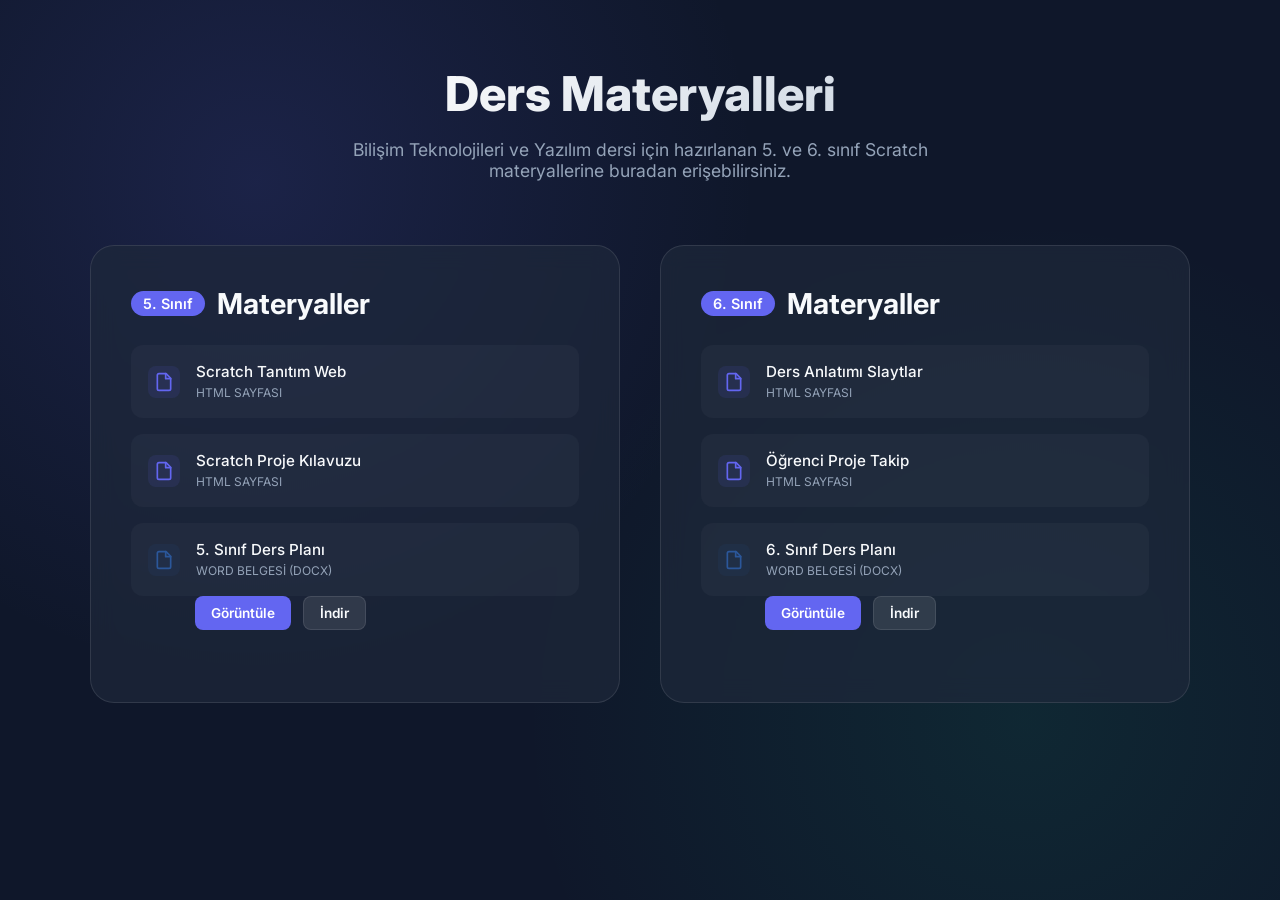
<file: index.html>
<!DOCTYPE html>
<html lang="tr">

<head>
    <meta charset="UTF-8">
    <meta name="viewport" content="width=device-width, initial-scale=1.0">
    <title>BÖTE Ders Programları & Materyalleri</title>
    <meta name="description" content="5. ve 6. Sınıf Scratch Ders Planları ve Materyalleri">
    <link rel="stylesheet" href="style.css">
    <link rel="preconnect" href="https://fonts.googleapis.com">
    <link rel="preconnect" href="https://fonts.gstatic.com" crossorigin>
    <link href="https://fonts.googleapis.com/css2?family=Inter:wght@400;500;600;800&display=swap" rel="stylesheet">
</head>

<body>

    <header>
        <h1>Ders Materyalleri</h1>
        <p class="subtitle">Bilişim Teknolojileri ve Yazılım dersi için hazırlanan 5. ve 6. sınıf Scratch materyallerine
            buradan erişebilirsiniz.</p>
    </header>

    <main class="container">
        <!-- 5. Sınıf Kartı -->
        <section class="grade-card" id="grade-5">
            <h2><span class="grade-badge">5. Sınıf</span> Materyaller</h2>
            <ul class="file-list">
                <li class="file-item">
                    <a href="5.sınıf/scratch_tanitim_web.html" class="file-link">
                        <div class="file-icon">
                            <svg xmlns="http://www.w3.org/2000/svg" width="20" height="20" viewBox="0 0 24 24"
                                fill="none" stroke="currentColor" stroke-width="2" stroke-linecap="round"
                                stroke-linejoin="round">
                                <path d="M14.5 2H6a2 2 0 0 0-2 2v16a2 2 0 0 0 2 2h12a2 2 0 0 0 2-2V7.5L14.5 2z" />
                                <polyline points="14 2 14 8 20 8" />
                            </svg>
                        </div>
                        <div class="file-info">
                            <span class="file-name">Scratch Tanıtım Web</span>
                            <span class="file-type">HTML Sayfası</span>
                        </div>
                    </a>
                </li>
                <li class="file-item">
                    <a href="5.sınıf/scratch_proje_kilavuzu.html" class="file-link">
                        <div class="file-icon">
                            <svg xmlns="http://www.w3.org/2000/svg" width="20" height="20" viewBox="0 0 24 24"
                                fill="none" stroke="currentColor" stroke-width="2" stroke-linecap="round"
                                stroke-linejoin="round">
                                <path d="M14.5 2H6a2 2 0 0 0-2 2v16a2 2 0 0 0 2 2h12a2 2 0 0 0 2-2V7.5L14.5 2z" />
                                <polyline points="14 2 14 8 20 8" />
                            </svg>
                        </div>
                        <div class="file-info">
                            <span class="file-name">Scratch Proje Kılavuzu</span>
                            <span class="file-type">HTML Sayfası</span>
                        </div>
                    </a>
                </li>
                <li class="file-item word-item">
                    <div class="file-link no-hover">
                        <div class="file-icon docx">
                            <svg xmlns="http://www.w3.org/2000/svg" width="20" height="20" viewBox="0 0 24 24"
                                fill="none" stroke="currentColor" stroke-width="2" stroke-linecap="round"
                                stroke-linejoin="round">
                                <path d="M14.5 2H6a2 2 0 0 0-2 2v16a2 2 0 0 0 2 2h12a2 2 0 0 0 2-2V7.5L14.5 2z" />
                                <polyline points="14 2 14 8 20 8" />
                            </svg>
                        </div>
                        <div class="file-info">
                            <span class="file-name">5. Sınıf Ders Planı</span>
                            <span class="file-type">Word Belgesi (DOCX)</span>
                        </div>
                    </div>
                    <div class="action-buttons">
                        <button onclick="viewDoc('5.sınıf/ders_plani_scratch_5sinif.docx')"
                            class="btn view-btn">Görüntüle</button>
                        <a href="5.sınıf/ders_plani_scratch_5sinif.docx" download="ders_plani_scratch_5sinif.docx" class="btn download-btn">İndir</a>
                    </div>
                </li>
            </ul>
        </section>

        <!-- 6. Sınıf Kartı -->
        <section class="grade-card" id="grade-6">
            <h2><span class="grade-badge">6. Sınıf</span> Materyaller</h2>
            <ul class="file-list">
                <li class="file-item">
                    <a href="6.sınıf/ders_anlatimi_slaytlar.html" class="file-link">
                        <div class="file-icon">
                            <svg xmlns="http://www.w3.org/2000/svg" width="20" height="20" viewBox="0 0 24 24"
                                fill="none" stroke="currentColor" stroke-width="2" stroke-linecap="round"
                                stroke-linejoin="round">
                                <path d="M14.5 2H6a2 2 0 0 0-2 2v16a2 2 0 0 0 2 2h12a2 2 0 0 0 2-2V7.5L14.5 2z" />
                                <polyline points="14 2 14 8 20 8" />
                            </svg>
                        </div>
                        <div class="file-info">
                            <span class="file-name">Ders Anlatımı Slaytlar</span>
                            <span class="file-type">HTML Sayfası</span>
                        </div>
                    </a>
                </li>
                <li class="file-item">
                    <a href="6.sınıf/ogrenci_proje_takip.html" class="file-link">
                        <div class="file-icon">
                            <svg xmlns="http://www.w3.org/2000/svg" width="20" height="20" viewBox="0 0 24 24"
                                fill="none" stroke="currentColor" stroke-width="2" stroke-linecap="round"
                                stroke-linejoin="round">
                                <path d="M14.5 2H6a2 2 0 0 0-2 2v16a2 2 0 0 0 2 2h12a2 2 0 0 0 2-2V7.5L14.5 2z" />
                                <polyline points="14 2 14 8 20 8" />
                            </svg>
                        </div>
                        <div class="file-info">
                            <span class="file-name">Öğrenci Proje Takip</span>
                            <span class="file-type">HTML Sayfası</span>
                        </div>
                    </a>
                </li>
                <li class="file-item word-item">
                    <div class="file-link no-hover">
                        <div class="file-icon docx">
                            <svg xmlns="http://www.w3.org/2000/svg" width="20" height="20" viewBox="0 0 24 24"
                                fill="none" stroke="currentColor" stroke-width="2" stroke-linecap="round"
                                stroke-linejoin="round">
                                <path d="M14.5 2H6a2 2 0 0 0-2 2v16a2 2 0 0 0 2 2h12a2 2 0 0 0 2-2V7.5L14.5 2z" />
                                <polyline points="14 2 14 8 20 8" />
                            </svg>
                        </div>
                        <div class="file-info">
                            <span class="file-name">6. Sınıf Ders Planı</span>
                            <span class="file-type">Word Belgesi (DOCX)</span>
                        </div>
                    </div>
                    <div class="action-buttons">
                        <button onclick="viewDoc('6.sınıf/6_Sinif_Scratch_Ders_Plani_TYMM.docx')"
                            class="btn view-btn">Görüntüle</button>
                        <a href="6.sınıf/6_Sinif_Scratch_Ders_Plani_TYMM.docx" download="6_Sinif_Scratch_Ders_Plani_TYMM.docx" class="btn download-btn">İndir</a>
                    </div>
                </li>
            </ul>
        </section>
    </main>

    <footer>

    </footer>

    <script>
        function viewDoc(relativePath) {
            let fullUrl = window.location.href.split('/').slice(0, -1).join('/') + '/' + relativePath;
            
            // GitHub Pages'den açılıyorsa, raw GitHub URL'e dönüştür
            const hostname = window.location.hostname;
            if (hostname.endsWith('.github.io')) {
                const match = window.location.href.match(/https?:\/\/([^.]+)\.github\.io\/([^/]+)/);
                if (match) {
                    const username = match[1];
                    const repo = match[2];
                    fullUrl = `https://raw.githubusercontent.com/${username}/${repo}/main/${relativePath}`;
                }
            }
            
            fullUrl = encodeURIComponent(fullUrl);
            const viewerUrl = `https://view.officeapps.live.com/op/view.aspx?src=${fullUrl}`;
            window.open(viewerUrl, '_blank');
        }
    </script>

</body>

</html>
</file>
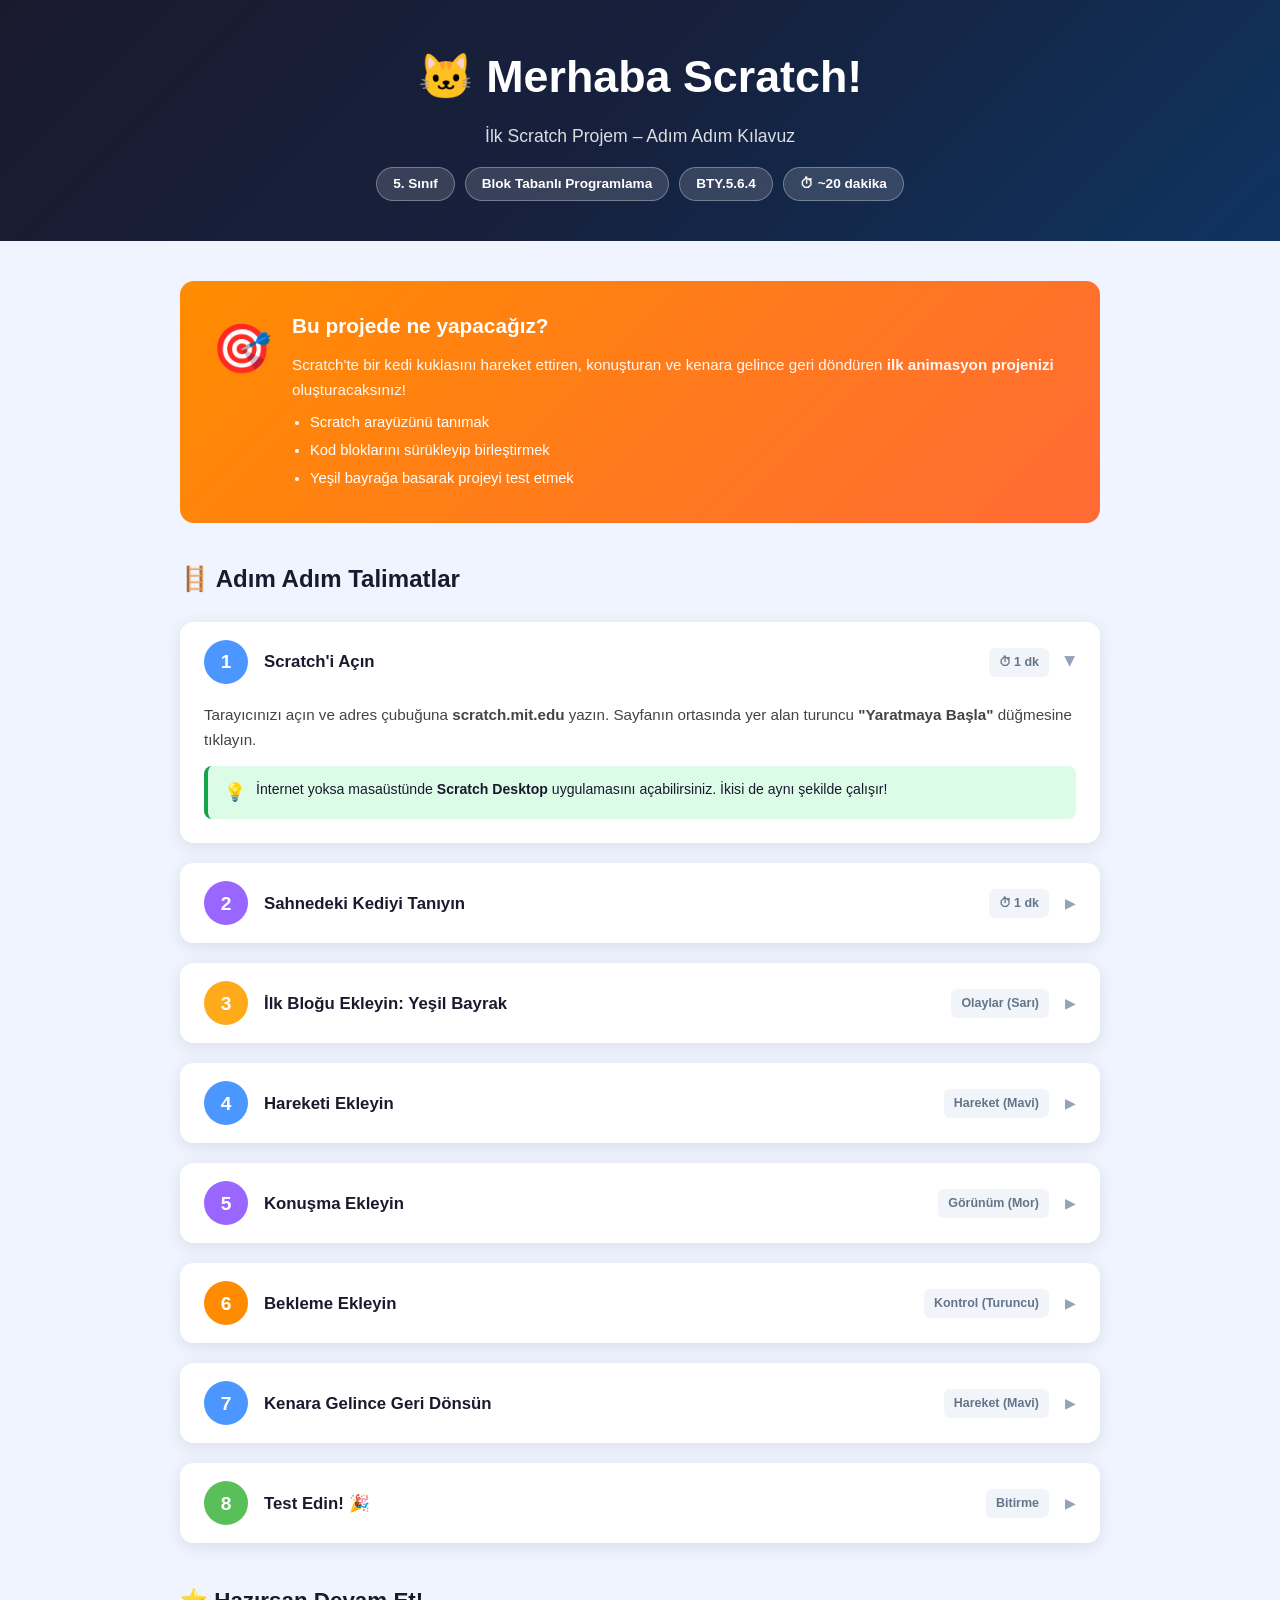
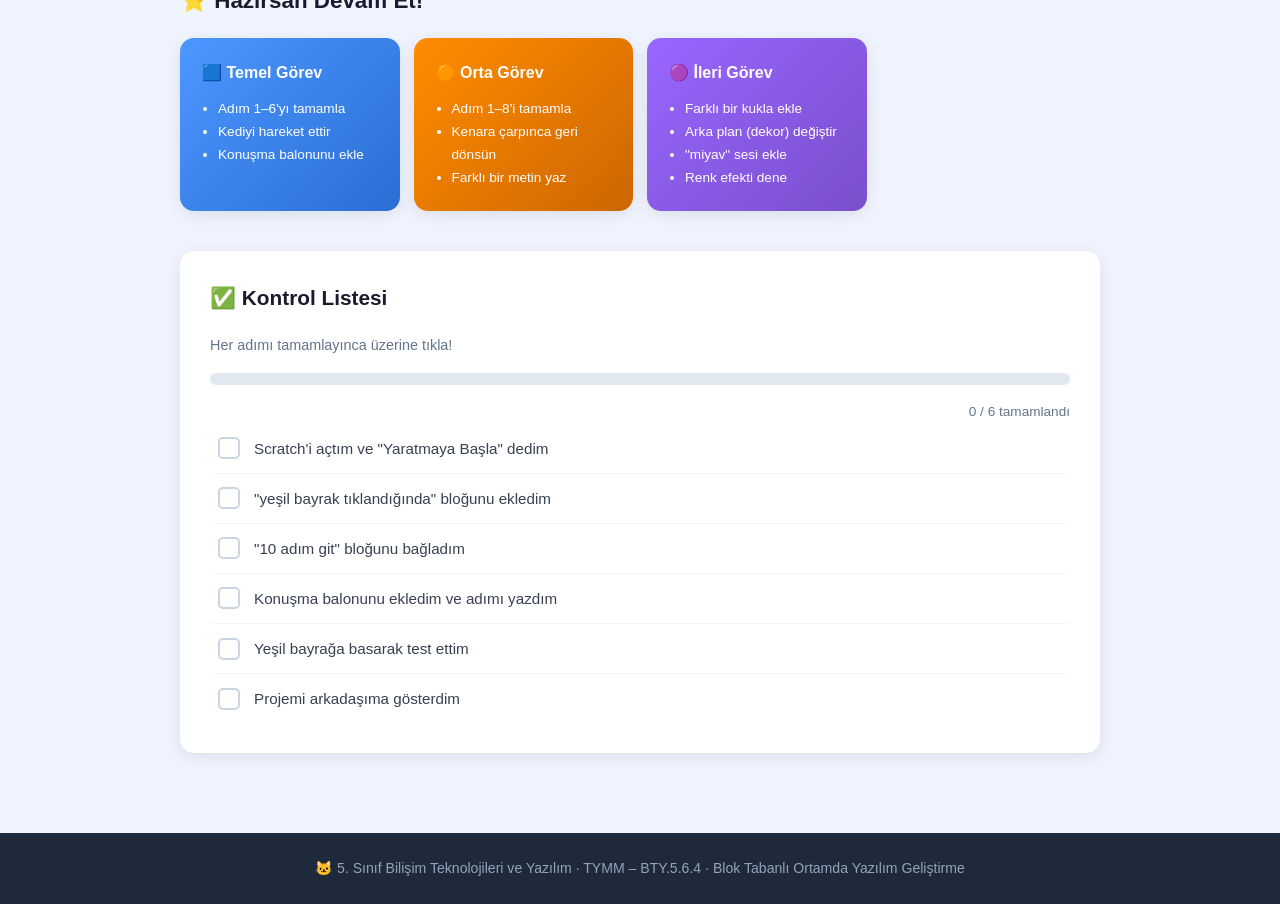
<file: 5.sınıf/scratch_proje_kilavuzu.html>
<!DOCTYPE html>
<html lang="tr">
<head>
  <meta charset="UTF-8" />
  <meta name="viewport" content="width=device-width, initial-scale=1.0" />
  <title>Scratch Proje Kılavuzu – Merhaba Scratch! 🐱</title>
  <style>
    :root {
      --orange: #ff8c00;
      --orange-light: #ffa733;
      --orange-pale: #fff3e0;
      --blue: #4c97ff;
      --purple: #9966ff;
      --green: #59c059;
      --yellow: #ffab19;
      --dark: #1a1a2e;
      --card: #ffffff;
      --bg: #f0f4ff;
      --shadow: 0 4px 18px rgba(0,0,0,0.09);
      --radius: 14px;
    }

    * { box-sizing: border-box; margin: 0; padding: 0; }

    body {
      font-family: 'Segoe UI', Tahoma, Geneva, Verdana, sans-serif;
      background: var(--bg);
      color: var(--dark);
      line-height: 1.65;
    }

    /* ── HEADER ──────────────────────────────── */
    header {
      background: linear-gradient(135deg, #1a1a2e, #16213e, #0f3460);
      color: white;
      padding: 40px 20px;
      text-align: center;
    }
    header h1 { font-size: clamp(1.8rem, 4vw, 2.8rem); font-weight: 800; }
    header p  { font-size: 1.1rem; opacity: 0.85; margin-top: 8px; }
    .header-badges { margin-top: 16px; display: flex; gap: 10px; justify-content: center; flex-wrap: wrap; }
    .badge {
      background: rgba(255,255,255,0.15);
      border: 1px solid rgba(255,255,255,0.3);
      border-radius: 20px;
      padding: 5px 16px;
      font-size: 0.85rem;
      font-weight: 600;
    }

    /* ── LAYOUT ──────────────────────────────── */
    .container { max-width: 960px; margin: 0 auto; padding: 40px 20px; }

    /* ── GOAL BOX ────────────────────────────── */
    .goal-box {
      background: linear-gradient(135deg, var(--orange), #ff6b35);
      color: white;
      border-radius: var(--radius);
      padding: 28px 32px;
      margin-bottom: 36px;
      display: flex;
      align-items: flex-start;
      gap: 20px;
    }
    .goal-box .goal-icon { font-size: 3rem; flex-shrink: 0; }
    .goal-box h2 { font-size: 1.3rem; margin-bottom: 8px; }
    .goal-box p  { font-size: 0.95rem; opacity: 0.95; }
    .goal-box ul { padding-left: 18px; margin-top: 8px; font-size: 0.92rem; }
    .goal-box ul li { margin-bottom: 4px; }

    /* ── STEPS ───────────────────────────────── */
    .steps-section { margin-bottom: 40px; }
    .steps-section h2 {
      font-size: 1.5rem;
      margin-bottom: 24px;
      color: var(--dark);
      display: flex; align-items: center; gap: 10px;
    }

    .step {
      background: var(--card);
      border-radius: var(--radius);
      box-shadow: var(--shadow);
      margin-bottom: 20px;
      overflow: hidden;
      transition: box-shadow 0.2s;
    }
    .step:hover { box-shadow: 0 8px 30px rgba(0,0,0,0.13); }

    .step-header {
      display: flex;
      align-items: center;
      gap: 16px;
      padding: 18px 24px;
      cursor: pointer;
      user-select: none;
      background: white;
    }
    .step-num {
      width: 44px; height: 44px; border-radius: 50%;
      display: flex; align-items: center; justify-content: center;
      font-weight: 900; font-size: 1.2rem; color: white; flex-shrink: 0;
    }
    .step-title { font-size: 1.05rem; font-weight: 700; flex: 1; }
    .step-tag {
      background: #f1f5f9; border-radius: 6px;
      padding: 4px 10px; font-size: 0.78rem;
      font-weight: 600; color: #64748b;
    }
    .step-arrow {
      font-size: 0.9rem; transition: transform 0.3s; color: #94a3b8;
    }
    .step.open .step-arrow { transform: rotate(90deg); }

    .step-body {
      padding: 0 24px;
      max-height: 0;
      overflow: hidden;
      transition: max-height 0.4s ease, padding 0.3s;
    }
    .step.open .step-body {
      max-height: 600px;
      padding: 0 24px 24px;
    }

    .step-description { font-size: 0.95rem; color: #444; margin-bottom: 14px; }

    /* ── BLOCK VISUAL ────────────────────────── */
    .block-visual {
      background: #1e293b;
      border-radius: 10px;
      padding: 20px;
      margin: 14px 0;
    }
    .block-visual .bv-label {
      color: #94a3b8; font-size: 0.78rem; font-weight: 700;
      text-transform: uppercase; margin-bottom: 12px; letter-spacing: 0.5px;
    }
    .sc-block {
      display: inline-flex; align-items: center; gap: 6px;
      border-radius: 6px; padding: 8px 14px 8px 18px;
      font-size: 0.88rem; font-weight: 700; color: white;
      margin: 3px; position: relative;
      box-shadow: 0 3px 0 rgba(0,0,0,0.35);
    }
    /* puzzle notch on top */
    .sc-block::before {
      content: '';
      position: absolute; top: -6px; left: 14px;
      border-left: 7px solid transparent;
      border-right: 7px solid transparent;
    }
    .sc-block.notch-bottom::after {
      content: '';
      position: absolute; bottom: -6px; left: 14px;
      border-left: 7px solid transparent;
      border-right: 7px solid transparent;
    }
    .b-events  { background: #ffab19; }
    .b-motion  { background: #4c97ff; }
    .b-looks   { background: #9966ff; }
    .b-control { background: #ff8c00; }
    .b-sound   { background: #cf63cf; }

    .block-stack-v {
      display: flex; flex-direction: column; gap: 2px;
      background: #2d3748; border-radius: 10px;
      padding: 16px 20px; display: inline-flex; align-items: flex-start;
    }

    /* ── TIP / WARNING ───────────────────────── */
    .tip-box, .warn-box {
      border-radius: 8px; padding: 12px 16px;
      font-size: 0.88rem; margin-top: 10px;
      display: flex; gap: 10px; align-items: flex-start;
    }
    .tip-box  { background: #dcfce7; border-left: 4px solid #16a34a; }
    .warn-box { background: #fef9c3; border-left: 4px solid #ca8a04; }
    .tip-box .icon, .warn-box .icon { font-size: 1.1rem; flex-shrink: 0; }

    /* ── LEVEL EXTRAS ────────────────────────── */
    .level-grid {
      display: grid;
      grid-template-columns: repeat(auto-fill, minmax(200px, 1fr));
      gap: 14px;
      margin-bottom: 40px;
    }
    .level-card {
      border-radius: var(--radius);
      padding: 22px;
      color: white;
      box-shadow: var(--shadow);
    }
    .level-card.basic  { background: linear-gradient(135deg, #4c97ff, #2a6ed4); }
    .level-card.mid    { background: linear-gradient(135deg, #ff8c00, #cc6600); }
    .level-card.adv    { background: linear-gradient(135deg, #9966ff, #7a4fcc); }
    .level-card h3 { font-size: 1rem; margin-bottom: 10px; }
    .level-card ul { padding-left: 16px; font-size: 0.85rem; line-height: 1.7; }

    /* ── CHECKLIST ───────────────────────────── */
    .checklist {
      background: var(--card);
      border-radius: var(--radius);
      box-shadow: var(--shadow);
      padding: 30px;
      margin-bottom: 40px;
    }
    .checklist h2 { font-size: 1.3rem; margin-bottom: 18px; color: var(--dark); }
    .check-item {
      display: flex; align-items: center; gap: 14px;
      padding: 12px 0;
      border-bottom: 1px solid #f1f5f9;
      cursor: pointer;
      transition: background 0.15s;
      border-radius: 6px;
      padding-left: 8px;
    }
    .check-item:hover { background: #f8fafc; }
    .check-item:last-child { border-bottom: none; }
    .check-box {
      width: 22px; height: 22px;
      border: 2px solid #cbd5e1;
      border-radius: 5px;
      display: flex; align-items: center; justify-content: center;
      flex-shrink: 0; transition: all 0.2s;
      font-size: 0.9rem;
    }
    .check-item.done .check-box {
      background: var(--green); border-color: var(--green); color: white;
    }
    .check-label { font-size: 0.95rem; color: #374151; }
    .check-item.done .check-label { text-decoration: line-through; color: #9ca3af; }

    /* ── PROGRESS ────────────────────────────── */
    .progress-wrap {
      background: #e2e8f0; border-radius: 20px; height: 12px;
      overflow: hidden; margin: 16px 0;
    }
    .progress-bar {
      height: 100%; border-radius: 20px;
      background: linear-gradient(90deg, var(--green), #22c55e);
      transition: width 0.4s ease;
    }
    .progress-label { font-size: 0.85rem; color: #64748b; text-align: right; }

    /* ── FOOTER ──────────────────────────────── */
    footer {
      background: #1e293b;
      color: #94a3b8;
      text-align: center;
      padding: 24px;
      font-size: 0.88rem;
    }
  </style>
</head>
<body>

<header>
  <h1>🐱 Merhaba Scratch!</h1>
  <p>İlk Scratch Projem – Adım Adım Kılavuz</p>
  <div class="header-badges">
    <span class="badge">5. Sınıf</span>
    <span class="badge">Blok Tabanlı Programlama</span>
    <span class="badge">BTY.5.6.4</span>
    <span class="badge">⏱ ~20 dakika</span>
  </div>
</header>

<div class="container">

  <!-- GOAL BOX -->
  <div class="goal-box">
    <div class="goal-icon">🎯</div>
    <div>
      <h2>Bu projede ne yapacağız?</h2>
      <p>Scratch'te bir kedi kuklasını hareket ettiren, konuşturan ve kenara gelince geri döndüren <strong>ilk animasyon projenizi</strong> oluşturacaksınız!</p>
      <ul>
        <li>Scratch arayüzünü tanımak</li>
        <li>Kod bloklarını sürükleyip birleştirmek</li>
        <li>Yeşil bayrağa basarak projeyi test etmek</li>
      </ul>
    </div>
  </div>

  <!-- ─── STEPS ──────────────────────────────── -->
  <div class="steps-section">
    <h2>🪜 Adım Adım Talimatlar</h2>

    <!-- STEP 1 -->
    <div class="step open">
      <div class="step-header" onclick="toggleStep(this)">
        <div class="step-num" style="background:#4c97ff">1</div>
        <div class="step-title">Scratch'i Açın</div>
        <span class="step-tag">⏱ 1 dk</span>
        <span class="step-arrow">▶</span>
      </div>
      <div class="step-body">
        <p class="step-description">Tarayıcınızı açın ve adres çubuğuna <strong>scratch.mit.edu</strong> yazın. Sayfanın ortasında yer alan turuncu <strong>"Yaratmaya Başla"</strong> düğmesine tıklayın.</p>
        <div class="tip-box">
          <span class="icon">💡</span>
          <span>İnternet yoksa masaüstünde <strong>Scratch Desktop</strong> uygulamasını açabilirsiniz. İkisi de aynı şekilde çalışır!</span>
        </div>
      </div>
    </div>

    <!-- STEP 2 -->
    <div class="step">
      <div class="step-header" onclick="toggleStep(this)">
        <div class="step-num" style="background:#9966ff">2</div>
        <div class="step-title">Sahnedeki Kediyi Tanıyın</div>
        <span class="step-tag">⏱ 1 dk</span>
        <span class="step-arrow">▶</span>
      </div>
      <div class="step-body">
        <p class="step-description">Scratch açıldığında sahnenin ortasında bir <strong>kedi</strong> göreceksiniz. Bu, Scratch'in maskotudur! Sağ alt köşedeki <em>Kukla Alanı</em>'nda da "Sprite1" yazdığını fark edin.</p>
        <div class="tip-box">
          <span class="icon">🐱</span>
          <span>Kediyi tıklayıp sürükleyerek sahnenin istediğiniz yerine koyabilirsiniz.</span>
        </div>
      </div>
    </div>

    <!-- STEP 3 -->
    <div class="step">
      <div class="step-header" onclick="toggleStep(this)">
        <div class="step-num" style="background:#ffab19">3</div>
        <div class="step-title">İlk Bloğu Ekleyin: Yeşil Bayrak</div>
        <span class="step-tag">Olaylar (Sarı)</span>
        <span class="step-arrow">▶</span>
      </div>
      <div class="step-body">
        <p class="step-description">Sol panelden <strong>Olaylar</strong> (sarı renkli) kategorisine tıklayın. <strong>"yeşil bayrak tıklandığında"</strong> bloğunu bulun ve çalışma alanına sürükleyin.</p>
        <div class="block-visual">
          <div class="bv-label">Ekleyeceğiniz blok:</div>
          <div class="block-stack-v">
            <div class="sc-block b-events">🚩 yeşil bayrak tıklandığında</div>
          </div>
        </div>
        <div class="tip-box">
          <span class="icon">💡</span>
          <span>Bu blok olmadan projeniz çalışmaz! Hep en üstte olmalı.</span>
        </div>
      </div>
    </div>

    <!-- STEP 4 -->
    <div class="step">
      <div class="step-header" onclick="toggleStep(this)">
        <div class="step-num" style="background:#4c97ff">4</div>
        <div class="step-title">Hareketi Ekleyin</div>
        <span class="step-tag">Hareket (Mavi)</span>
        <span class="step-arrow">▶</span>
      </div>
      <div class="step-body">
        <p class="step-description"><strong>Hareket</strong> kategorisinden (mavi bloklar) <strong>"10 adım git"</strong> bloğunu alın ve sarı bloğun hemen <em>altına</em> tutturun. "Klik" sesi duyduğunuzda yapıştı demektir!</p>
        <div class="block-visual">
          <div class="bv-label">Blok dizisi:</div>
          <div class="block-stack-v">
            <div class="sc-block b-events">🚩 yeşil bayrak tıklandığında</div>
            <div class="sc-block b-motion">→ 10 adım git</div>
          </div>
        </div>
        <div class="warn-box">
          <span class="icon">⚠️</span>
          <span>Blok yan yana değil, <strong>alt alta</strong> birbirine yapışmalı. Yanlış olursa geri al (Ctrl+Z) ve tekrar dene!</span>
        </div>
      </div>
    </div>

    <!-- STEP 5 -->
    <div class="step">
      <div class="step-header" onclick="toggleStep(this)">
        <div class="step-num" style="background:#9966ff">5</div>
        <div class="step-title">Konuşma Ekleyin</div>
        <span class="step-tag">Görünüm (Mor)</span>
        <span class="step-arrow">▶</span>
      </div>
      <div class="step-body">
        <p class="step-description"><strong>Görünüm</strong> kategorisinden (mor bloklar) <strong>"2 saniye boyunca Merhaba! de"</strong> bloğunu alıp alta ekleyin. <strong>"Merhaba!"</strong> yazan kutucuğa tıklayarak kendi adınızı yazın!</p>
        <div class="block-visual">
          <div class="bv-label">Blok dizisi:</div>
          <div class="block-stack-v">
            <div class="sc-block b-events">🚩 yeşil bayrak tıklandığında</div>
            <div class="sc-block b-motion">→ 10 adım git</div>
            <div class="sc-block b-looks">💬 2 sn boyunca Merhaba, ben [adın]! de</div>
          </div>
        </div>
        <div class="tip-box">
          <span class="icon">✏️</span>
          <span>Kutucuğa çift tıklayarak içindeki metni değiştirebilirsiniz. Kendi adınızı veya istediğiniz herhangi bir şey yazın!</span>
        </div>
      </div>
    </div>

    <!-- STEP 6 -->
    <div class="step">
      <div class="step-header" onclick="toggleStep(this)">
        <div class="step-num" style="background:#ff8c00">6</div>
        <div class="step-title">Bekleme Ekleyin</div>
        <span class="step-tag">Kontrol (Turuncu)</span>
        <span class="step-arrow">▶</span>
      </div>
      <div class="step-body">
        <p class="step-description"><strong>Kontrol</strong> kategorisinden <strong>"1 saniye bekle"</strong> bloğunu ekleyin. Bu, konuşma balonunun bitmesini bekler.</p>
        <div class="block-visual">
          <div class="bv-label">Güncel blok dizisi:</div>
          <div class="block-stack-v">
            <div class="sc-block b-events">🚩 yeşil bayrak tıklandığında</div>
            <div class="sc-block b-motion">→ 10 adım git</div>
            <div class="sc-block b-looks">💬 2 sn boyunca Merhaba! de</div>
            <div class="sc-block b-control">⏱ 1 saniye bekle</div>
          </div>
        </div>
      </div>
    </div>

    <!-- STEP 7 -->
    <div class="step">
      <div class="step-header" onclick="toggleStep(this)">
        <div class="step-num" style="background:#4c97ff">7</div>
        <div class="step-title">Kenara Gelince Geri Dönsün</div>
        <span class="step-tag">Hareket (Mavi)</span>
        <span class="step-arrow">▶</span>
      </div>
      <div class="step-body">
        <p class="step-description">Yine <strong>Hareket</strong> kategorisinden <strong>"kenara geldiyse sek"</strong> bloğunu ekleyin. Böylece kedi ekran kenarına çarpınca geri döner!</p>
        <div class="block-visual">
          <div class="bv-label">Tamamlanmış kod dizisi:</div>
          <div class="block-stack-v">
            <div class="sc-block b-events">🚩 yeşil bayrak tıklandığında</div>
            <div class="sc-block b-motion">→ 10 adım git</div>
            <div class="sc-block b-looks">💬 2 sn boyunca Merhaba! de</div>
            <div class="sc-block b-control">⏱ 1 saniye bekle</div>
            <div class="sc-block b-motion">↩ kenara geldiyse sek</div>
          </div>
        </div>
      </div>
    </div>

    <!-- STEP 8 -->
    <div class="step">
      <div class="step-header" onclick="toggleStep(this)">
        <div class="step-num" style="background:#59c059">8</div>
        <div class="step-title">Test Edin! 🎉</div>
        <span class="step-tag">Bitirme</span>
        <span class="step-arrow">▶</span>
      </div>
      <div class="step-body">
        <p class="step-description">Sahnedeki <strong>yeşil bayrağa</strong> ▶ tıklayın. Kedi harekete geçti mi? "Merhaba!" dedi mi? Harika, <strong>ilk projeniz hazır!</strong></p>
        <div class="tip-box">
          <span class="icon">🎊</span>
          <span>Tebrikler! Şimdi kırmızı sekizgene ⏹ basarak durdurun ve kodu bir daha inceleyin.</span>
        </div>
      </div>
    </div>
  </div>

  <!-- LEVEL EXTRAS -->
  <h2 style="font-size:1.4rem; margin-bottom:18px;">⭐ Hazırsan Devam Et!</h2>
  <div class="level-grid">
    <div class="level-card basic">
      <h3>🟦 Temel Görev</h3>
      <ul>
        <li>Adım 1–6'yı tamamla</li>
        <li>Kediyi hareket ettir</li>
        <li>Konuşma balonunu ekle</li>
      </ul>
    </div>
    <div class="level-card mid">
      <h3>🟠 Orta Görev</h3>
      <ul>
        <li>Adım 1–8'i tamamla</li>
        <li>Kenara çarpınca geri dönsün</li>
        <li>Farklı bir metin yaz</li>
      </ul>
    </div>
    <div class="level-card adv">
      <h3>🟣 İleri Görev</h3>
      <ul>
        <li>Farklı bir kukla ekle</li>
        <li>Arka plan (dekor) değiştir</li>
        <li>"miyav" sesi ekle</li>
        <li>Renk efekti dene</li>
      </ul>
    </div>
  </div>

  <!-- CHECKLIST -->
  <div class="checklist">
    <h2>✅ Kontrol Listesi</h2>
    <p style="font-size:0.9rem; color:#64748b; margin-bottom:16px;">Her adımı tamamlayınca üzerine tıkla!</p>

    <div class="progress-wrap">
      <div class="progress-bar" id="progress-bar" style="width:0%"></div>
    </div>
    <div class="progress-label" id="progress-label">0 / 6 tamamlandı</div>

    <div class="check-item" onclick="toggleCheck(this)">
      <div class="check-box"></div>
      <span class="check-label">Scratch'i açtım ve "Yaratmaya Başla" dedim</span>
    </div>
    <div class="check-item" onclick="toggleCheck(this)">
      <div class="check-box"></div>
      <span class="check-label">"yeşil bayrak tıklandığında" bloğunu ekledim</span>
    </div>
    <div class="check-item" onclick="toggleCheck(this)">
      <div class="check-box"></div>
      <span class="check-label">"10 adım git" bloğunu bağladım</span>
    </div>
    <div class="check-item" onclick="toggleCheck(this)">
      <div class="check-box"></div>
      <span class="check-label">Konuşma balonunu ekledim ve adımı yazdım</span>
    </div>
    <div class="check-item" onclick="toggleCheck(this)">
      <div class="check-box"></div>
      <span class="check-label">Yeşil bayrağa basarak test ettim</span>
    </div>
    <div class="check-item" onclick="toggleCheck(this)">
      <div class="check-box"></div>
      <span class="check-label">Projemi arkadaşıma gösterdim</span>
    </div>
  </div>

</div>

<footer>
  <p>🐱 5. Sınıf Bilişim Teknolojileri ve Yazılım · TYMM – BTY.5.6.4 · Blok Tabanlı Ortamda Yazılım Geliştirme</p>
</footer>

<script>
  function toggleStep(header) {
    const step = header.closest('.step');
    step.classList.toggle('open');
  }

  const checkItems = document.querySelectorAll('.check-item');
  function updateProgress() {
    const done = document.querySelectorAll('.check-item.done').length;
    const total = checkItems.length;
    const pct = Math.round((done / total) * 100);
    document.getElementById('progress-bar').style.width = pct + '%';
    document.getElementById('progress-label').textContent = done + ' / ' + total + ' tamamlandı';
  }
  function toggleCheck(el) {
    el.classList.toggle('done');
    el.querySelector('.check-box').textContent = el.classList.contains('done') ? '✓' : '';
    updateProgress();
  }

  // Open all steps by default on mobile for print friendliness
  if (window.innerWidth < 600) {
    document.querySelectorAll('.step').forEach(s => s.classList.add('open'));
  }
</script>
</body>
</html>
</file>
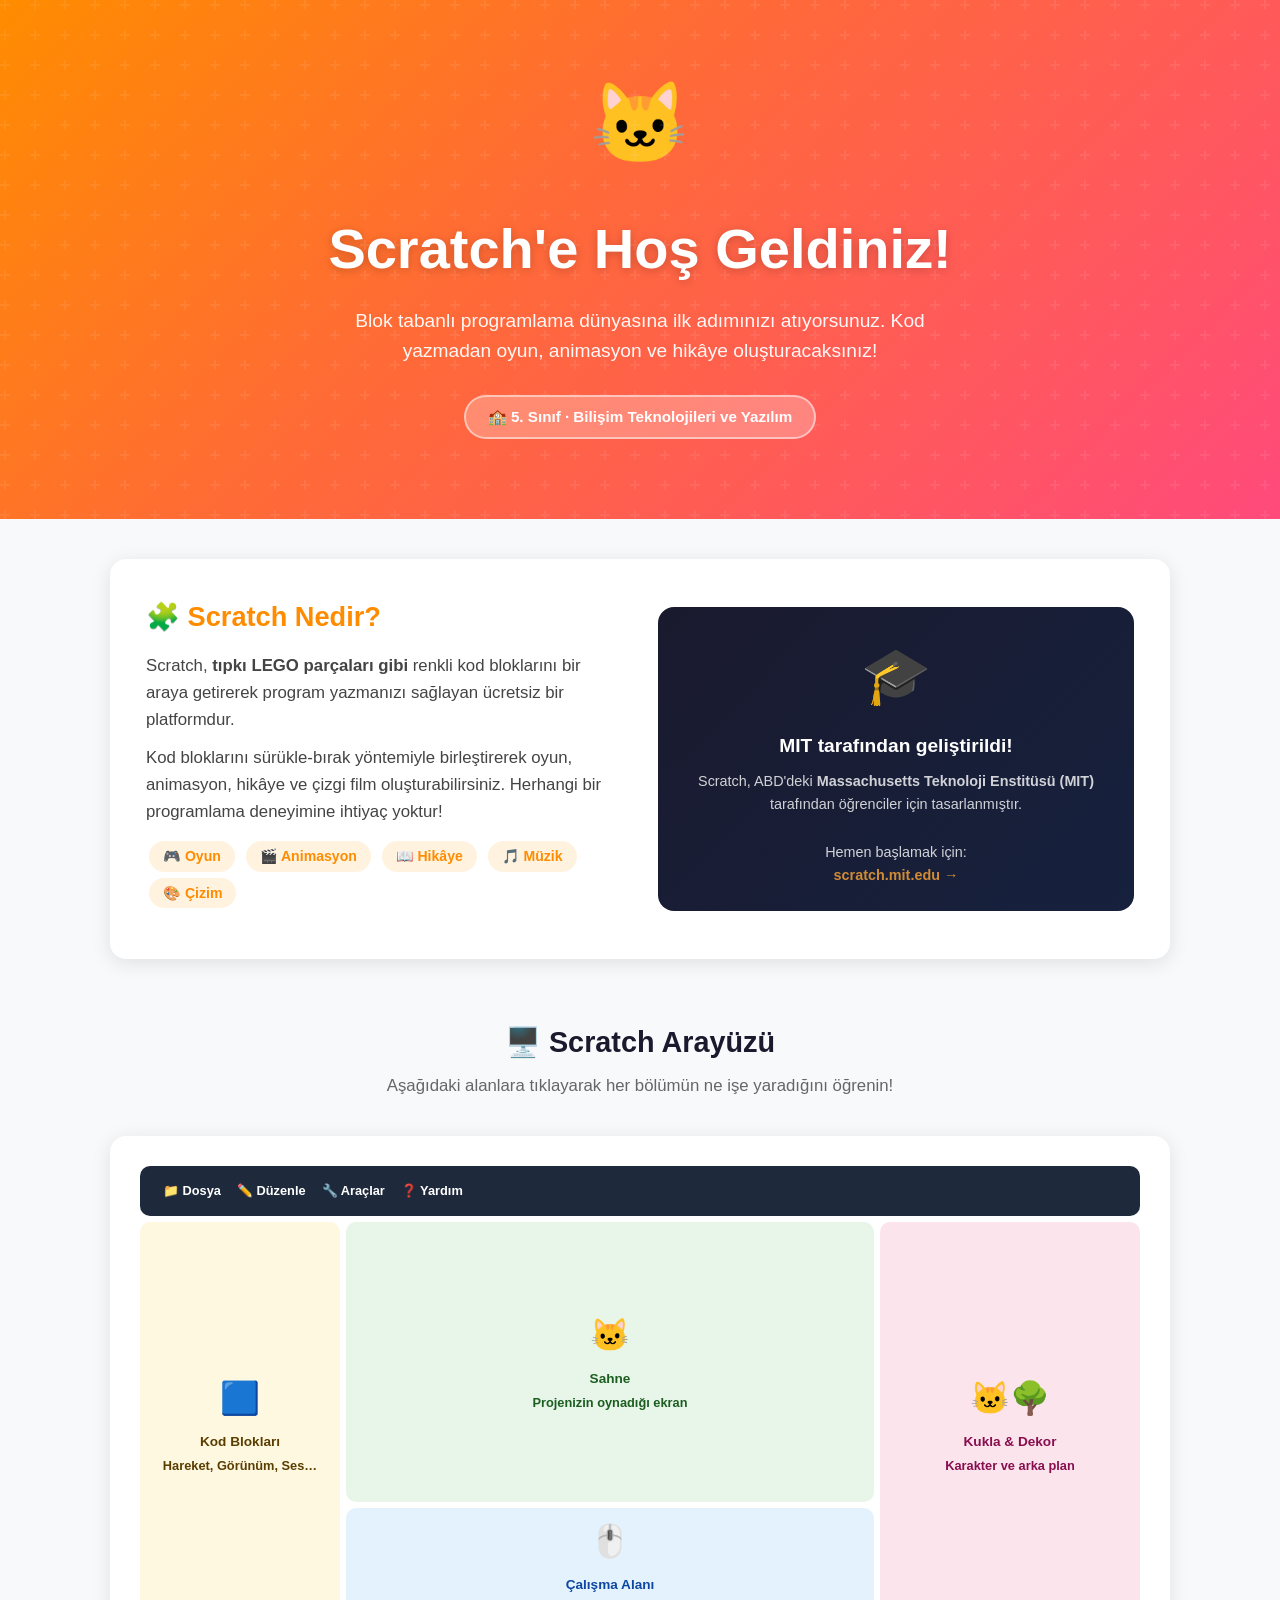
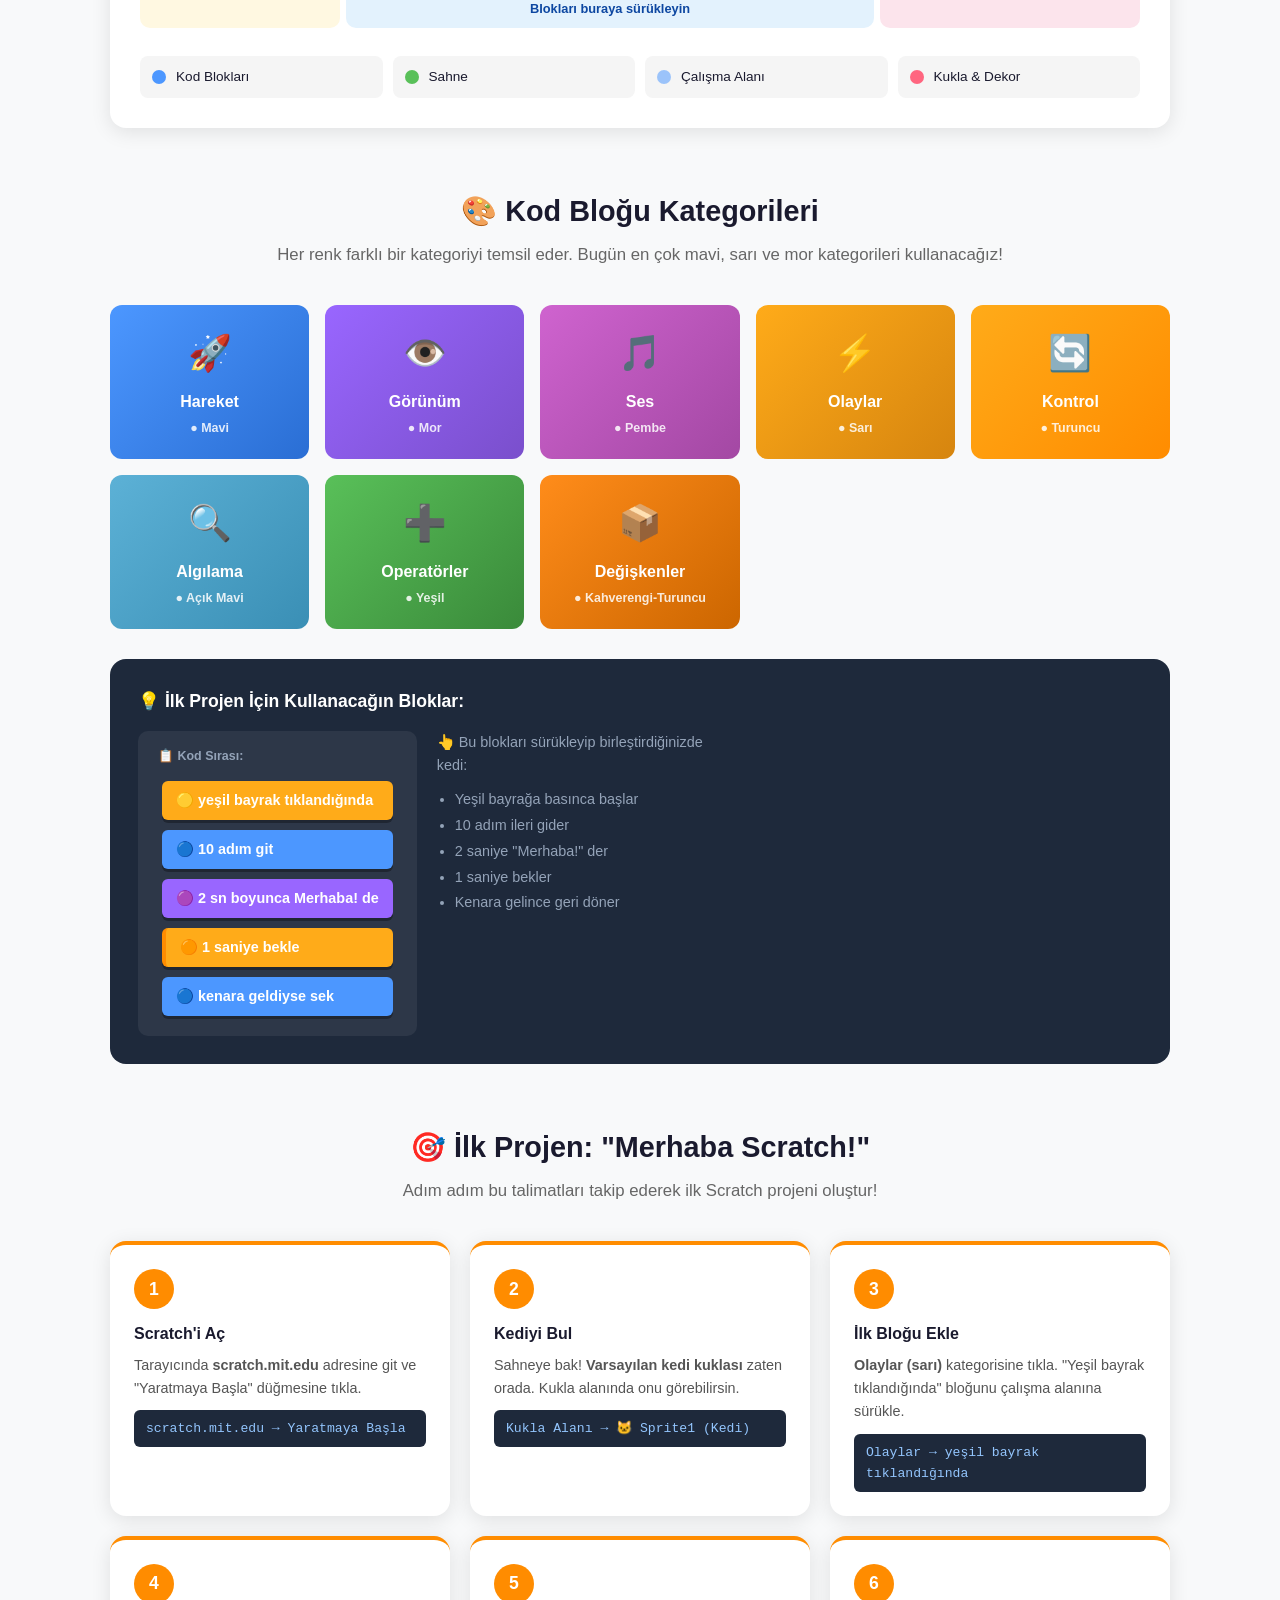
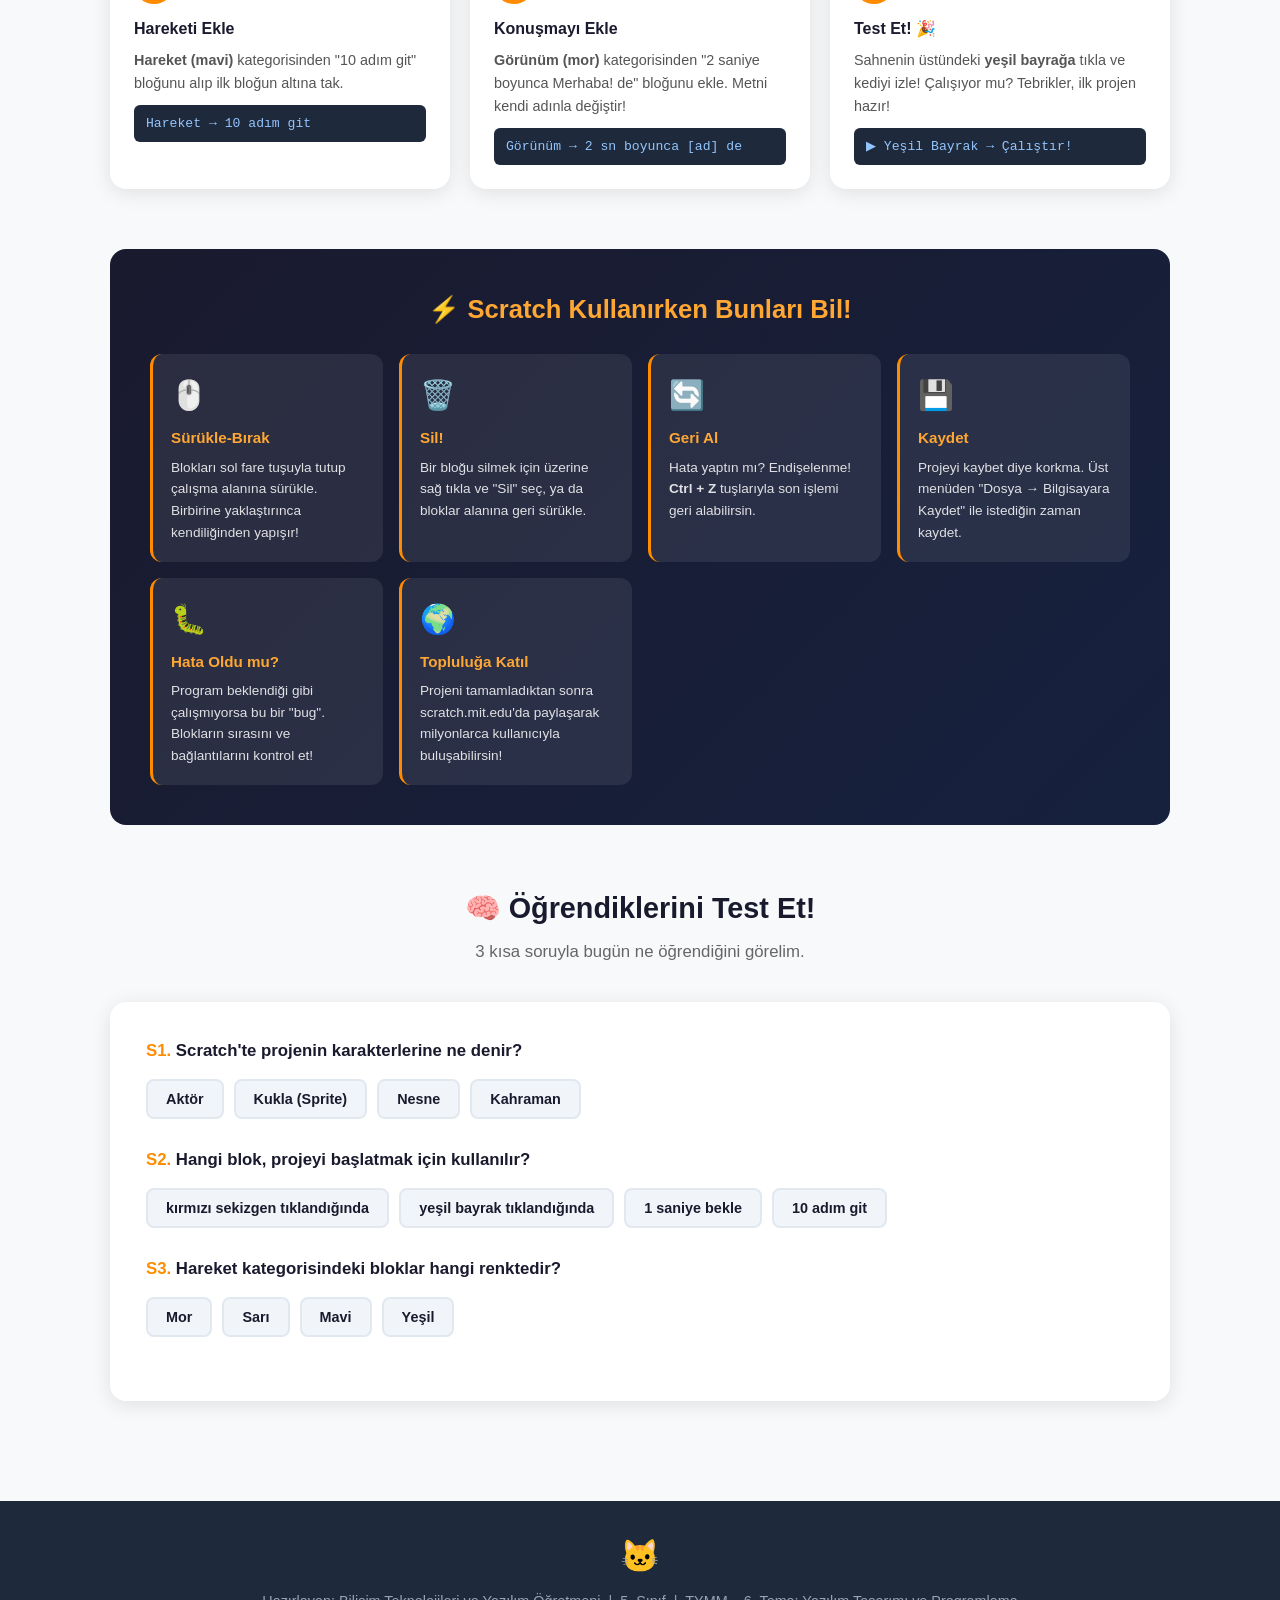
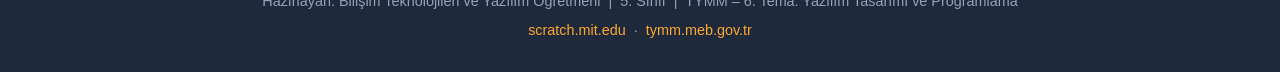
<file: 5.sınıf/scratch_tanitim_web.html>
<!DOCTYPE html>
<html lang="tr">
<head>
  <meta charset="UTF-8" />
  <meta name="viewport" content="width=device-width, initial-scale=1.0" />
  <title>Scratch'e Hoş Geldiniz! 🐱</title>
  <style>
    :root {
      --orange: #ff8c00;
      --orange-light: #ffa733;
      --orange-pale: #fff3e0;
      --blue: #4c97ff;
      --blue-dark: #2a6ed4;
      --purple: #9966ff;
      --green: #59c059;
      --yellow: #ffab19;
      --red: #ff6680;
      --teal: #5cb1d6;
      --bg: #f8f9fa;
      --dark: #1a1a2e;
      --card: #ffffff;
      --shadow: 0 4px 20px rgba(0,0,0,0.10);
      --radius: 16px;
    }

    * { box-sizing: border-box; margin: 0; padding: 0; }

    body {
      font-family: 'Segoe UI', Tahoma, Geneva, Verdana, sans-serif;
      background: var(--bg);
      color: var(--dark);
      line-height: 1.6;
    }

    /* ─── HERO ───────────────────────────────────────────── */
    .hero {
      background: linear-gradient(135deg, #ff8c00 0%, #ff6b35 40%, #ff4a7b 100%);
      color: white;
      padding: 60px 20px 80px;
      text-align: center;
      position: relative;
      overflow: hidden;
    }
    .hero::before {
      content: '';
      position: absolute; inset: 0;
      background: url("data:image/svg+xml,%3Csvg width='60' height='60' viewBox='0 0 60 60' xmlns='http://www.w3.org/2000/svg'%3E%3Cg fill='none' fill-rule='evenodd'%3E%3Cg fill='%23ffffff' fill-opacity='0.07'%3E%3Cpath d='M36 34v-4h-2v4h-4v2h4v4h2v-4h4v-2h-4zm0-30V0h-2v4h-4v2h4v4h2V6h4V4h-4zM6 34v-4H4v4H0v2h4v4h2v-4h4v-2H6zM6 4V0H4v4H0v2h4v4h2V6h4V4H6z'/%3E%3C/g%3E%3C/g%3E%3C/svg%3E");
    }
    .hero-cat {
      font-size: 5rem;
      margin-bottom: 16px;
      display: block;
      animation: bounce 2s infinite;
    }
    @keyframes bounce {
      0%, 100% { transform: translateY(0); }
      50% { transform: translateY(-12px); }
    }
    .hero h1 {
      font-size: clamp(2rem, 5vw, 3.5rem);
      font-weight: 800;
      margin-bottom: 12px;
      text-shadow: 0 2px 10px rgba(0,0,0,0.2);
    }
    .hero p {
      font-size: 1.2rem;
      opacity: 0.95;
      max-width: 600px;
      margin: 0 auto 28px;
    }
    .hero-badge {
      display: inline-block;
      background: rgba(255,255,255,0.25);
      border: 2px solid rgba(255,255,255,0.5);
      border-radius: 30px;
      padding: 8px 22px;
      font-size: 0.95rem;
      font-weight: 600;
      backdrop-filter: blur(6px);
    }

    /* ─── MAIN LAYOUT ────────────────────────────────────── */
    .container {
      max-width: 1100px;
      margin: 0 auto;
      padding: 40px 20px;
    }

    .section-title {
      text-align: center;
      font-size: 1.8rem;
      font-weight: 700;
      margin-bottom: 8px;
      color: var(--dark);
    }
    .section-subtitle {
      text-align: center;
      color: #666;
      margin-bottom: 36px;
      font-size: 1.05rem;
    }

    /* ─── WHAT IS SCRATCH ────────────────────────────────── */
    .what-card {
      background: var(--card);
      border-radius: var(--radius);
      box-shadow: var(--shadow);
      padding: 36px;
      display: grid;
      grid-template-columns: 1fr 1fr;
      gap: 36px;
      align-items: center;
      margin-bottom: 60px;
    }
    @media(max-width:680px) { .what-card { grid-template-columns: 1fr; } }
    .what-text h2 { font-size: 1.7rem; color: var(--orange); margin-bottom: 14px; }
    .what-text p { color: #444; margin-bottom: 12px; font-size: 1.05rem; }
    .what-text .tag {
      display: inline-block;
      background: var(--orange-pale);
      color: var(--orange);
      border-radius: 20px;
      padding: 4px 14px;
      font-size: 0.88rem;
      font-weight: 600;
      margin: 3px;
    }
    .mit-badge {
      background: linear-gradient(135deg, #1a1a2e, #16213e);
      color: white;
      border-radius: var(--radius);
      padding: 24px;
      text-align: center;
    }
    .mit-badge .big-emoji { font-size: 3.5rem; margin-bottom: 10px; display: block; }
    .mit-badge h3 { font-size: 1.2rem; margin-bottom: 8px; }
    .mit-badge p { font-size: 0.9rem; opacity: 0.8; }
    .mit-badge a { color: var(--orange-light); text-decoration: none; font-weight: 600; }

    /* ─── INTERFACE MAP ──────────────────────────────────── */
    .interface-section { margin-bottom: 60px; }
    .interface-map {
      background: var(--card);
      border-radius: var(--radius);
      box-shadow: var(--shadow);
      padding: 30px;
      position: relative;
    }
    .scratch-ui {
      display: grid;
      grid-template-columns: 200px 1fr 260px;
      grid-template-rows: 50px 280px 120px;
      gap: 6px;
      margin-bottom: 28px;
    }
    @media(max-width:750px) {
      .scratch-ui { grid-template-columns: 1fr 1fr; grid-template-rows: auto; }
    }
    .ui-area {
      border-radius: 10px;
      padding: 12px;
      font-weight: 700;
      font-size: 0.85rem;
      display: flex;
      flex-direction: column;
      justify-content: center;
      align-items: center;
      text-align: center;
      cursor: pointer;
      transition: transform 0.2s, box-shadow 0.2s;
      border: 3px solid transparent;
    }
    .ui-area:hover { transform: scale(1.03); box-shadow: 0 6px 20px rgba(0,0,0,0.15); }
    .ui-area.active { border-color: var(--orange); }
    .ui-area .area-icon { font-size: 2rem; margin-bottom: 6px; }
    .ui-area .area-name { font-size: 0.8rem; margin-top: 4px; }

    .area-menu   { background: #1e293b; color: white; grid-column: 1/4; grid-row: 1; border-radius: 10px; flex-direction: row; justify-content: flex-start; gap: 16px; padding: 0 20px; font-size: 0.8rem; }
    .area-blocks { background: #fff8e1; color: #5a3e00; grid-column: 1; grid-row: 2/4; }
    .area-stage  { background: #e8f5e9; color: #1b5e20; grid-column: 2; grid-row: 2; }
    .area-code   { background: #e3f2fd; color: #0d47a1; grid-column: 2; grid-row: 3; }
    .area-sprite { background: #fce4ec; color: #880e4f; grid-column: 3; grid-row: 2/4; }

    .info-panel {
      background: var(--orange-pale);
      border-left: 4px solid var(--orange);
      border-radius: 8px;
      padding: 16px 20px;
      margin-top: 10px;
      display: none;
    }
    .info-panel.visible { display: block; }
    .info-panel h4 { color: var(--orange); margin-bottom: 6px; font-size: 1rem; }
    .info-panel p { font-size: 0.95rem; color: #444; }
    .area-legend {
      display: grid;
      grid-template-columns: repeat(auto-fit, minmax(160px, 1fr));
      gap: 10px;
      margin-top: 16px;
    }
    .legend-item {
      display: flex; align-items: center; gap: 10px;
      background: #f5f5f5; border-radius: 8px; padding: 10px 12px;
      cursor: pointer; transition: background 0.2s;
      font-size: 0.85rem;
    }
    .legend-item:hover { background: #ffe0b2; }
    .legend-dot {
      width: 14px; height: 14px; border-radius: 50%; flex-shrink: 0;
    }

    /* ─── CODE BLOCKS ────────────────────────────────────── */
    .blocks-section { margin-bottom: 60px; }
    .categories-grid {
      display: grid;
      grid-template-columns: repeat(auto-fill, minmax(180px, 1fr));
      gap: 16px;
      margin-bottom: 30px;
    }
    .cat-card {
      border-radius: 12px;
      padding: 20px 16px;
      text-align: center;
      cursor: pointer;
      transition: transform 0.2s, box-shadow 0.2s;
      color: white;
      font-weight: 700;
    }
    .cat-card:hover { transform: translateY(-4px); box-shadow: 0 8px 24px rgba(0,0,0,0.18); }
    .cat-card .cat-icon { font-size: 2.2rem; margin-bottom: 8px; display: block; }
    .cat-card .cat-name { font-size: 1rem; margin-bottom: 4px; }
    .cat-card .cat-color { font-size: 0.78rem; opacity: 0.85; }

    .cat-hareket { background: linear-gradient(135deg, #4c97ff, #2a6ed4); }
    .cat-gorunum  { background: linear-gradient(135deg, #9966ff, #7a4fcc); }
    .cat-ses      { background: linear-gradient(135deg, #cf63cf, #a348a3); }
    .cat-olaylar  { background: linear-gradient(135deg, #ffab19, #d6850f); }
    .cat-kontrol  { background: linear-gradient(135deg, #ffab19, #ff8c00); }
    .cat-algilama { background: linear-gradient(135deg, #5cb1d6, #3a8fb5); }
    .cat-operator { background: linear-gradient(135deg, #59c059, #3a8a3a); }
    .cat-degisken { background: linear-gradient(135deg, #ff8c1a, #cc6600); }

    .block-demo {
      background: #1e293b;
      border-radius: var(--radius);
      padding: 28px;
      margin-top: 20px;
    }
    .block-demo h3 { color: white; margin-bottom: 16px; font-size: 1.1rem; }
    .scratch-block {
      display: inline-flex; align-items: center; gap: 6px;
      border-radius: 6px; padding: 8px 14px;
      font-size: 0.9rem; font-weight: 700; color: white;
      margin: 4px; cursor: default;
      box-shadow: 0 3px 0 rgba(0,0,0,0.3);
      position: relative;
    }
    .scratch-block::before {
      content: '';
      position: absolute; top: -6px; left: 12px;
      width: 0; height: 0;
      border-left: 8px solid transparent;
      border-right: 8px solid transparent;
    }
    .scratch-block.notch::before {
      border-bottom: 6px solid currentColor;
    }

    .block-motion { background: #4c97ff; }
    .block-looks  { background: #9966ff; }
    .block-sound  { background: #cf63cf; }
    .block-events { background: #ffab19; }
    .block-control { background: #ffab19; border-left: 4px solid #ff8c00; }
    .block-sensing { background: #5cb1d6; }

    .block-stack {
      display: flex; flex-direction: column; gap: 2px;
      background: #2d3748; border-radius: 10px;
      padding: 16px 20px; max-width: 280px;
    }
    .block-stack .stack-label {
      color: #94a3b8; font-size: 0.78rem; margin-bottom: 8px; font-weight: 600;
    }

    /* ─── FIRST PROJECT ──────────────────────────────────── */
    .project-section { margin-bottom: 60px; }
    .steps-grid {
      display: grid;
      grid-template-columns: repeat(auto-fill, minmax(280px, 1fr));
      gap: 20px;
    }
    .step-card {
      background: var(--card);
      border-radius: var(--radius);
      box-shadow: var(--shadow);
      padding: 24px;
      border-top: 4px solid var(--orange);
      transition: transform 0.2s;
    }
    .step-card:hover { transform: translateY(-3px); }
    .step-number {
      width: 40px; height: 40px;
      border-radius: 50%; background: var(--orange);
      color: white; font-weight: 800; font-size: 1.1rem;
      display: flex; align-items: center; justify-content: center;
      margin-bottom: 12px;
    }
    .step-card h3 { font-size: 1rem; margin-bottom: 8px; color: var(--dark); }
    .step-card p { font-size: 0.9rem; color: #555; }
    .step-card .step-code {
      background: #1e293b; color: #93c5fd;
      border-radius: 6px; padding: 8px 12px;
      font-size: 0.82rem; font-family: monospace;
      margin-top: 10px;
    }

    /* ─── TIPS ───────────────────────────────────────────── */
    .tips-section {
      background: linear-gradient(135deg, #1a1a2e, #16213e);
      border-radius: var(--radius);
      padding: 40px;
      margin-bottom: 60px;
      color: white;
    }
    .tips-section h2 { color: var(--orange-light); margin-bottom: 24px; font-size: 1.6rem; text-align: center; }
    .tips-grid {
      display: grid;
      grid-template-columns: repeat(auto-fill, minmax(220px, 1fr));
      gap: 16px;
    }
    .tip-item {
      background: rgba(255,255,255,0.08);
      border-radius: 12px;
      padding: 18px;
      border-left: 3px solid var(--orange);
    }
    .tip-item .tip-icon { font-size: 1.8rem; margin-bottom: 8px; display: block; }
    .tip-item h4 { font-size: 0.95rem; margin-bottom: 6px; color: var(--orange-light); }
    .tip-item p { font-size: 0.85rem; opacity: 0.85; }

    /* ─── QUIZ ───────────────────────────────────────────── */
    .quiz-section { margin-bottom: 60px; }
    .quiz-card {
      background: var(--card);
      border-radius: var(--radius);
      box-shadow: var(--shadow);
      padding: 36px;
    }
    .quiz-q { margin-bottom: 28px; }
    .quiz-q h4 { font-size: 1.05rem; margin-bottom: 14px; color: var(--dark); }
    .quiz-q h4 span { color: var(--orange); font-weight: 800; }
    .options { display: flex; flex-wrap: wrap; gap: 10px; }
    .opt-btn {
      background: #f1f5f9;
      border: 2px solid #e2e8f0;
      border-radius: 8px;
      padding: 10px 18px;
      font-size: 0.9rem;
      cursor: pointer;
      transition: all 0.2s;
      font-weight: 600;
      color: var(--dark);
    }
    .opt-btn:hover { background: var(--orange-pale); border-color: var(--orange); }
    .opt-btn.correct { background: #dcfce7; border-color: #16a34a; color: #15803d; }
    .opt-btn.wrong   { background: #fee2e2; border-color: #dc2626; color: #b91c1c; }
    .quiz-feedback { margin-top: 8px; font-size: 0.9rem; display: none; }
    .quiz-feedback.show { display: block; }

    /* ─── FOOTER ─────────────────────────────────────────── */
    footer {
      text-align: center;
      padding: 30px 20px;
      background: #1e293b;
      color: #94a3b8;
      font-size: 0.9rem;
    }
    footer a { color: var(--orange-light); text-decoration: none; }
    .footer-cat { font-size: 2rem; display: block; margin-bottom: 8px; }
  </style>
</head>
<body>

<!-- ─── HERO ─────────────────────────────────────────────────── -->
<div class="hero">
  <span class="hero-cat">🐱</span>
  <h1>Scratch'e Hoş Geldiniz!</h1>
  <p>Blok tabanlı programlama dünyasına ilk adımınızı atıyorsunuz. Kod yazmadan oyun, animasyon ve hikâye oluşturacaksınız!</p>
  <span class="hero-badge">🏫 5. Sınıf · Bilişim Teknolojileri ve Yazılım</span>
</div>

<!-- ─── WHAT IS SCRATCH ────────────────────────────────────────── -->
<div class="container">
  <div class="what-card">
    <div class="what-text">
      <h2>🧩 Scratch Nedir?</h2>
      <p>Scratch, <strong>tıpkı LEGO parçaları gibi</strong> renkli kod bloklarını bir araya getirerek program yazmanızı sağlayan ücretsiz bir platformdur.</p>
      <p>Kod bloklarını sürükle-bırak yöntemiyle birleştirerek oyun, animasyon, hikâye ve çizgi film oluşturabilirsiniz. Herhangi bir programlama deneyimine ihtiyaç yoktur!</p>
      <p>
        <span class="tag">🎮 Oyun</span>
        <span class="tag">🎬 Animasyon</span>
        <span class="tag">📖 Hikâye</span>
        <span class="tag">🎵 Müzik</span>
        <span class="tag">🎨 Çizim</span>
      </p>
    </div>
    <div class="mit-badge">
      <span class="big-emoji">🎓</span>
      <h3>MIT tarafından geliştirildi!</h3>
      <p>Scratch, ABD'deki <strong>Massachusetts Teknoloji Enstitüsü (MIT)</strong> tarafından öğrenciler için tasarlanmıştır.</p>
      <br>
      <p>Hemen başlamak için:<br>
        <a href="https://scratch.mit.edu" target="_blank">scratch.mit.edu →</a>
      </p>
    </div>
  </div>

  <!-- ─── INTERFACE MAP ──────────────────────────────────────────── -->
  <div class="interface-section">
    <h2 class="section-title">🖥️ Scratch Arayüzü</h2>
    <p class="section-subtitle">Aşağıdaki alanlara tıklayarak her bölümün ne işe yaradığını öğrenin!</p>

    <div class="interface-map">
      <div class="scratch-ui">
        <div class="ui-area area-menu">
          <span>📁 Dosya</span>
          <span>✏️ Düzenle</span>
          <span>🔧 Araçlar</span>
          <span>❓ Yardım</span>
        </div>
        <div class="ui-area area-blocks" onclick="showInfo('blocks')">
          <span class="area-icon">🟦</span>
          <strong>Kod Blokları</strong>
          <span class="area-name">Hareket, Görünüm, Ses…</span>
        </div>
        <div class="ui-area area-stage" onclick="showInfo('stage')">
          <span class="area-icon">🐱</span>
          <strong>Sahne</strong>
          <span class="area-name">Projenizin oynadığı ekran</span>
        </div>
        <div class="ui-area area-code" onclick="showInfo('code')">
          <span class="area-icon">🖱️</span>
          <strong>Çalışma Alanı</strong>
          <span class="area-name">Blokları buraya sürükleyin</span>
        </div>
        <div class="ui-area area-sprite" onclick="showInfo('sprite')">
          <span class="area-icon">🐱🌳</span>
          <strong>Kukla & Dekor</strong>
          <span class="area-name">Karakter ve arka plan</span>
        </div>
      </div>

      <div id="info-blocks" class="info-panel">
        <h4>🟦 Kod Blokları Alanı</h4>
        <p>Farklı renkli kategoriler halinde düzenlenmiş <strong>komut blokları</strong> burada bulunur. Her renk farklı bir kategoriyi temsil eder: Hareket (mavi), Görünüm (mor), Ses (pembe), Olaylar (sarı), Kontrol (turuncu)…</p>
      </div>
      <div id="info-stage" class="info-panel">
        <h4>🎬 Sahne Alanı</h4>
        <p>Projenizin <strong>hayata geçtiği</strong> ekran. Kuklalar burada görünür ve hareketlerini burada yapar. Yeşil bayrağa basarak projenizi başlatabilir, kırmızı sekizgene basarak durdurabilirsiniz.</p>
      </div>
      <div id="info-code" class="info-panel">
        <h4>🖱️ Çalışma Alanı</h4>
        <p>Kod bloklarını <strong>sürükle-bırak</strong> yöntemiyle bu alana taşıyarak birbirine bağlarsınız. Birbirine bağlanan bloklar yukarıdan aşağıya doğru sırayla çalışır.</p>
      </div>
      <div id="info-sprite" class="info-panel">
        <h4>🐱 Kukla & Dekor Alanı</h4>
        <p><strong>Kukla:</strong> Projenizin karakteri. Scratch'in maskotu kedi varsayılan kukladır. Yeni kuklalar ekleyebilir veya kendiniz çizebilirsiniz. <br><strong>Dekor:</strong> Sahnenin arka planı. Kütüphaneden hazır dekor seçebilir veya kendi dekorunuzu yükleyebilirsiniz.</p>
      </div>

      <div class="area-legend">
        <div class="legend-item" onclick="showInfo('blocks')">
          <div class="legend-dot" style="background:#4c97ff"></div> Kod Blokları
        </div>
        <div class="legend-item" onclick="showInfo('stage')">
          <div class="legend-dot" style="background:#59c059"></div> Sahne
        </div>
        <div class="legend-item" onclick="showInfo('code')">
          <div class="legend-dot" style="background:#4c97ff88"></div> Çalışma Alanı
        </div>
        <div class="legend-item" onclick="showInfo('sprite')">
          <div class="legend-dot" style="background:#ff6680"></div> Kukla & Dekor
        </div>
      </div>
    </div>
  </div>

  <!-- ─── CODE CATEGORIES ────────────────────────────────────────── -->
  <div class="blocks-section">
    <h2 class="section-title">🎨 Kod Bloğu Kategorileri</h2>
    <p class="section-subtitle">Her renk farklı bir kategoriyi temsil eder. Bugün en çok mavi, sarı ve mor kategorileri kullanacağız!</p>

    <div class="categories-grid">
      <div class="cat-card cat-hareket">
        <span class="cat-icon">🚀</span>
        <div class="cat-name">Hareket</div>
        <div class="cat-color">● Mavi</div>
      </div>
      <div class="cat-card cat-gorunum">
        <span class="cat-icon">👁️</span>
        <div class="cat-name">Görünüm</div>
        <div class="cat-color">● Mor</div>
      </div>
      <div class="cat-card cat-ses">
        <span class="cat-icon">🎵</span>
        <div class="cat-name">Ses</div>
        <div class="cat-color">● Pembe</div>
      </div>
      <div class="cat-card cat-olaylar">
        <span class="cat-icon">⚡</span>
        <div class="cat-name">Olaylar</div>
        <div class="cat-color">● Sarı</div>
      </div>
      <div class="cat-card cat-kontrol">
        <span class="cat-icon">🔄</span>
        <div class="cat-name">Kontrol</div>
        <div class="cat-color">● Turuncu</div>
      </div>
      <div class="cat-card cat-algilama">
        <span class="cat-icon">🔍</span>
        <div class="cat-name">Algılama</div>
        <div class="cat-color">● Açık Mavi</div>
      </div>
      <div class="cat-card cat-operator">
        <span class="cat-icon">➕</span>
        <div class="cat-name">Operatörler</div>
        <div class="cat-color">● Yeşil</div>
      </div>
      <div class="cat-card cat-degisken">
        <span class="cat-icon">📦</span>
        <div class="cat-name">Değişkenler</div>
        <div class="cat-color">● Kahverengi-Turuncu</div>
      </div>
    </div>

    <div class="block-demo">
      <h3>💡 İlk Projen İçin Kullanacağın Bloklar:</h3>
      <div style="display:flex; flex-wrap:wrap; gap:20px; align-items:flex-start; margin-top:14px;">
        <div class="block-stack">
          <div class="stack-label">📋 Kod Sırası:</div>
          <div class="scratch-block block-events">🟡 yeşil bayrak tıklandığında</div>
          <div class="scratch-block block-motion">🔵 10 adım git</div>
          <div class="scratch-block block-looks">🟣 2 sn boyunca Merhaba! de</div>
          <div class="scratch-block block-control">🟠 1 saniye bekle</div>
          <div class="scratch-block block-motion">🔵 kenara geldiyse sek</div>
        </div>
        <div style="color: #94a3b8; font-size:0.9rem; max-width:280px;">
          <p style="margin-bottom:10px;">👆 Bu blokları sürükleyip birleştirdiğinizde kedi:</p>
          <ul style="padding-left:18px; line-height:1.8;">
            <li>Yeşil bayrağa basınca başlar</li>
            <li>10 adım ileri gider</li>
            <li>2 saniye "Merhaba!" der</li>
            <li>1 saniye bekler</li>
            <li>Kenara gelince geri döner</li>
          </ul>
        </div>
      </div>
    </div>
  </div>

  <!-- ─── STEP BY STEP ───────────────────────────────────────────── -->
  <div class="project-section">
    <h2 class="section-title">🎯 İlk Projen: "Merhaba Scratch!"</h2>
    <p class="section-subtitle">Adım adım bu talimatları takip ederek ilk Scratch projeni oluştur!</p>

    <div class="steps-grid">
      <div class="step-card">
        <div class="step-number">1</div>
        <h3>Scratch'i Aç</h3>
        <p>Tarayıcında <strong>scratch.mit.edu</strong> adresine git ve "Yaratmaya Başla" düğmesine tıkla.</p>
        <div class="step-code">scratch.mit.edu → Yaratmaya Başla</div>
      </div>
      <div class="step-card">
        <div class="step-number">2</div>
        <h3>Kediyi Bul</h3>
        <p>Sahneye bak! <strong>Varsayılan kedi kuklası</strong> zaten orada. Kukla alanında onu görebilirsin.</p>
        <div class="step-code">Kukla Alanı → 🐱 Sprite1 (Kedi)</div>
      </div>
      <div class="step-card">
        <div class="step-number">3</div>
        <h3>İlk Bloğu Ekle</h3>
        <p><strong>Olaylar (sarı)</strong> kategorisine tıkla. "Yeşil bayrak tıklandığında" bloğunu çalışma alanına sürükle.</p>
        <div class="step-code">Olaylar → yeşil bayrak tıklandığında</div>
      </div>
      <div class="step-card">
        <div class="step-number">4</div>
        <h3>Hareketi Ekle</h3>
        <p><strong>Hareket (mavi)</strong> kategorisinden "10 adım git" bloğunu alıp ilk bloğun altına tak.</p>
        <div class="step-code">Hareket → 10 adım git</div>
      </div>
      <div class="step-card">
        <div class="step-number">5</div>
        <h3>Konuşmayı Ekle</h3>
        <p><strong>Görünüm (mor)</strong> kategorisinden "2 saniye boyunca Merhaba! de" bloğunu ekle. Metni kendi adınla değiştir!</p>
        <div class="step-code">Görünüm → 2 sn boyunca [ad] de</div>
      </div>
      <div class="step-card">
        <div class="step-number">6</div>
        <h3>Test Et! 🎉</h3>
        <p>Sahnenin üstündeki <strong>yeşil bayrağa</strong> tıkla ve kediyi izle! Çalışıyor mu? Tebrikler, ilk projen hazır!</p>
        <div class="step-code">▶ Yeşil Bayrak → Çalıştır!</div>
      </div>
    </div>
  </div>

  <!-- ─── TIPS ───────────────────────────────────────────────────── -->
  <div class="tips-section">
    <h2>⚡ Scratch Kullanırken Bunları Bil!</h2>
    <div class="tips-grid">
      <div class="tip-item">
        <span class="tip-icon">🖱️</span>
        <h4>Sürükle-Bırak</h4>
        <p>Blokları sol fare tuşuyla tutup çalışma alanına sürükle. Birbirine yaklaştırınca kendiliğinden yapışır!</p>
      </div>
      <div class="tip-item">
        <span class="tip-icon">🗑️</span>
        <h4>Sil!</h4>
        <p>Bir bloğu silmek için üzerine sağ tıkla ve "Sil" seç, ya da bloklar alanına geri sürükle.</p>
      </div>
      <div class="tip-item">
        <span class="tip-icon">🔄</span>
        <h4>Geri Al</h4>
        <p>Hata yaptın mı? Endişelenme! <strong>Ctrl + Z</strong> tuşlarıyla son işlemi geri alabilirsin.</p>
      </div>
      <div class="tip-item">
        <span class="tip-icon">💾</span>
        <h4>Kaydet</h4>
        <p>Projeyi kaybet diye korkma. Üst menüden "Dosya → Bilgisayara Kaydet" ile istediğin zaman kaydet.</p>
      </div>
      <div class="tip-item">
        <span class="tip-icon">🐛</span>
        <h4>Hata Oldu mu?</h4>
        <p>Program beklendiği gibi çalışmıyorsa bu bir "bug". Blokların sırasını ve bağlantılarını kontrol et!</p>
      </div>
      <div class="tip-item">
        <span class="tip-icon">🌍</span>
        <h4>Topluluğa Katıl</h4>
        <p>Projeni tamamladıktan sonra scratch.mit.edu'da paylaşarak milyonlarca kullanıcıyla buluşabilirsin!</p>
      </div>
    </div>
  </div>

  <!-- ─── QUIZ ───────────────────────────────────────────────────── -->
  <div class="quiz-section">
    <h2 class="section-title">🧠 Öğrendiklerini Test Et!</h2>
    <p class="section-subtitle">3 kısa soruyla bugün ne öğrendiğini görelim.</p>

    <div class="quiz-card">
      <div class="quiz-q">
        <h4><span>S1.</span> Scratch'te projenin karakterlerine ne denir?</h4>
        <div class="options">
          <button class="opt-btn" onclick="answer(this, false, 'q1')">Aktör</button>
          <button class="opt-btn" onclick="answer(this, true, 'q1')">Kukla (Sprite)</button>
          <button class="opt-btn" onclick="answer(this, false, 'q1')">Nesne</button>
          <button class="opt-btn" onclick="answer(this, false, 'q1')">Kahraman</button>
        </div>
        <div id="q1-feedback" class="quiz-feedback"></div>
      </div>

      <div class="quiz-q">
        <h4><span>S2.</span> Hangi blok, projeyi başlatmak için kullanılır?</h4>
        <div class="options">
          <button class="opt-btn" onclick="answer(this, false, 'q2')">kırmızı sekizgen tıklandığında</button>
          <button class="opt-btn" onclick="answer(this, true, 'q2')">yeşil bayrak tıklandığında</button>
          <button class="opt-btn" onclick="answer(this, false, 'q2')">1 saniye bekle</button>
          <button class="opt-btn" onclick="answer(this, false, 'q2')">10 adım git</button>
        </div>
        <div id="q2-feedback" class="quiz-feedback"></div>
      </div>

      <div class="quiz-q">
        <h4><span>S3.</span> Hareket kategorisindeki bloklar hangi renktedir?</h4>
        <div class="options">
          <button class="opt-btn" onclick="answer(this, false, 'q3')">Mor</button>
          <button class="opt-btn" onclick="answer(this, false, 'q3')">Sarı</button>
          <button class="opt-btn" onclick="answer(this, true, 'q3')">Mavi</button>
          <button class="opt-btn" onclick="answer(this, false, 'q3')">Yeşil</button>
        </div>
        <div id="q3-feedback" class="quiz-feedback"></div>
      </div>
    </div>
  </div>

</div>

<!-- ─── FOOTER ────────────────────────────────────────────────── -->
<footer>
  <span class="footer-cat">🐱</span>
  <p>Hazırlayan: Bilişim Teknolojileri ve Yazılım Öğretmeni &nbsp;|&nbsp;
    5. Sınıf &nbsp;|&nbsp; TYMM – 6. Tema: Yazılım Tasarımı ve Programlama</p>
  <p style="margin-top:6px;">
    <a href="https://scratch.mit.edu" target="_blank">scratch.mit.edu</a> &nbsp;·&nbsp;
    <a href="https://tymm.meb.gov.tr" target="_blank">tymm.meb.gov.tr</a>
  </p>
</footer>

<script>
  function showInfo(area) {
    document.querySelectorAll('.info-panel').forEach(p => p.classList.remove('visible'));
    document.getElementById('info-' + area).classList.add('visible');
    document.querySelectorAll('.ui-area').forEach(a => a.classList.remove('active'));
  }

  function answer(btn, correct, qid) {
    const parent = btn.closest('.quiz-q');
    parent.querySelectorAll('.opt-btn').forEach(b => {
      b.disabled = true;
      b.style.opacity = '0.7';
    });
    btn.style.opacity = '1';
    btn.classList.add(correct ? 'correct' : 'wrong');

    const feedback = document.getElementById(qid + '-feedback');
    feedback.classList.add('show');
    if (correct) {
      feedback.style.color = '#16a34a';
      feedback.textContent = '✅ Doğru! Harika iş!';
    } else {
      feedback.style.color = '#dc2626';
      const correctBtn = parent.querySelector('.opt-btn[onclick*="true"]');
      if (correctBtn) correctBtn.classList.add('correct');
      feedback.textContent = '❌ Yanlış. Doğru cevap yeşille işaretlendi.';
    }
  }
</script>

</body>
</html>
</file>
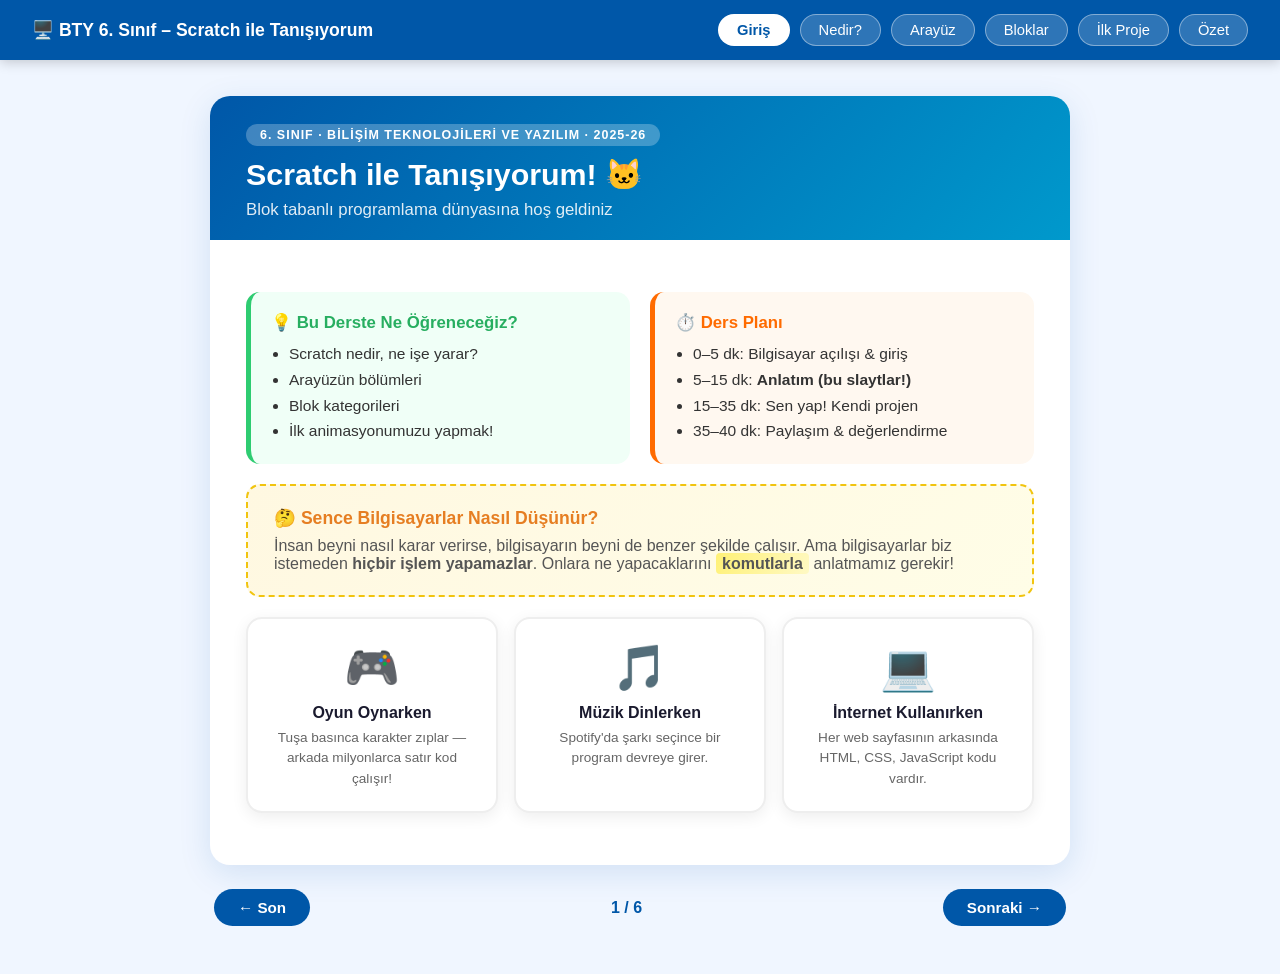
<file: 6.sınıf/ders_anlatimi_slaytlar.html>
<!DOCTYPE html>
<html lang="tr">
<head>
<meta charset="UTF-8">
<meta name="viewport" content="width=device-width, initial-scale=1.0">
<title>6. Sınıf BTY – Scratch ile Tanışıyorum | Ders Anlatımı</title>
<style>
  :root {
    --primary: #0057a8;
    --accent: #ff6b00;
    --bg: #f0f6ff;
    --white: #ffffff;
    --text: #1a1a2e;
    --green: #2ecc71;
    --red: #e74c3c;
    --yellow: #f1c40f;
    --purple: #9b59b6;
    --teal: #1abc9c;
    --shadow: 0 8px 32px rgba(0,87,168,0.13);
  }
  * { box-sizing: border-box; margin: 0; padding: 0; }
  body { font-family: 'Segoe UI', Tahoma, Arial, sans-serif; background: var(--bg); color: var(--text); }

  /* NAV */
  .nav {
    background: var(--primary);
    color: white;
    padding: 14px 32px;
    display: flex;
    align-items: center;
    justify-content: space-between;
    position: sticky; top: 0; z-index: 100;
    box-shadow: 0 2px 12px rgba(0,0,0,0.2);
  }
  .nav h1 { font-size: 1.1rem; font-weight: 700; }
  .nav-btns { display: flex; gap: 10px; }
  .nav-btns button {
    background: rgba(255,255,255,0.18);
    border: 1.5px solid rgba(255,255,255,0.4);
    color: white;
    padding: 7px 18px;
    border-radius: 20px;
    cursor: pointer;
    font-size: 0.92rem;
    transition: background 0.2s;
  }
  .nav-btns button:hover, .nav-btns button.active { background: white; color: var(--primary); font-weight: 700; }

  /* SLIDES */
  .slide-container { display: none; min-height: calc(100vh - 62px); padding: 36px 24px 48px; }
  .slide-container.active { display: block; }

  /* SLAYT KARTLARı */
  .slide-card {
    max-width: 860px; margin: 0 auto;
    background: white;
    border-radius: 20px;
    box-shadow: var(--shadow);
    overflow: hidden;
  }
  .slide-header {
    padding: 28px 36px 20px;
    background: linear-gradient(135deg, var(--primary) 0%, #0099cc 100%);
    color: white;
  }
  .slide-header .badge {
    display: inline-block;
    background: rgba(255,255,255,0.25);
    padding: 4px 14px;
    border-radius: 20px;
    font-size: 0.78rem;
    font-weight: 600;
    margin-bottom: 10px;
    letter-spacing: 1px;
    text-transform: uppercase;
  }
  .slide-header h2 { font-size: 1.9rem; font-weight: 800; line-height: 1.2; }
  .slide-header p { margin-top: 8px; opacity: 0.88; font-size: 1.05rem; }
  .slide-body { padding: 32px 36px; }

  /* GRID LAYOUT */
  .grid-2 { display: grid; grid-template-columns: 1fr 1fr; gap: 20px; margin: 20px 0; }
  .grid-3 { display: grid; grid-template-columns: 1fr 1fr 1fr; gap: 16px; margin: 20px 0; }

  /* INFO CARDS */
  .info-card {
    border-radius: 14px;
    padding: 20px;
    border-left: 5px solid var(--primary);
    background: #f7fbff;
  }
  .info-card h3 { font-size: 1.05rem; margin-bottom: 8px; color: var(--primary); }
  .info-card p, .info-card li { font-size: 0.97rem; line-height: 1.65; color: #333; }
  .info-card ul { padding-left: 18px; }

  /* RENK VARYANTLARı */
  .card-green { border-left-color: var(--green); background: #f0fff7; }
  .card-green h3 { color: #27ae60; }
  .card-orange { border-left-color: var(--accent); background: #fff8f0; }
  .card-orange h3 { color: var(--accent); }
  .card-purple { border-left-color: var(--purple); background: #f9f0ff; }
  .card-purple h3 { color: var(--purple); }
  .card-teal { border-left-color: var(--teal); background: #f0fffd; }
  .card-teal h3 { color: #16a085; }
  .card-red { border-left-color: var(--red); background: #fff5f5; }
  .card-red h3 { color: var(--red); }
  .card-yellow { border-left-color: #e67e22; background: #fffaf0; }
  .card-yellow h3 { color: #e67e22; }

  /* SCRATCH ARAYZ DIAGRAM */
  .scratch-ui {
    border: 3px solid #ddd;
    border-radius: 14px;
    overflow: hidden;
    margin: 20px 0;
    font-size: 0.85rem;
  }
  .scratch-ui-header {
    background: #4c97ff;
    color: white;
    padding: 8px 16px;
    font-weight: 700;
    display: flex;
    align-items: center;
    gap: 8px;
  }
  .scratch-ui-body {
    display: grid;
    grid-template-columns: 180px 260px 1fr;
    min-height: 200px;
  }
  .scratch-panel {
    padding: 12px;
    border-right: 2px solid #eee;
  }
  .scratch-panel:last-child { border-right: none; }
  .scratch-panel-title {
    font-weight: 700;
    font-size: 0.78rem;
    text-transform: uppercase;
    letter-spacing: 0.5px;
    margin-bottom: 8px;
    padding-bottom: 6px;
    border-bottom: 2px solid;
  }
  .panel-blocks .scratch-panel-title { color: #4c97ff; border-color: #4c97ff; }
  .panel-work .scratch-panel-title { color: #555; border-color: #ccc; }
  .panel-stage .scratch-panel-title { color: #ff6b00; border-color: #ff6b00; }

  .block-cat {
    display: flex; align-items: center; gap: 8px;
    padding: 5px 8px; border-radius: 8px; margin: 3px 0;
    font-weight: 600; font-size: 0.82rem; cursor: pointer;
    transition: transform 0.15s;
  }
  .block-cat:hover { transform: translateX(3px); }
  .block-cat .dot { width: 13px; height: 13px; border-radius: 50%; flex-shrink: 0; }

  .block-demo {
    display: inline-flex; align-items: center; gap: 6px;
    padding: 6px 12px; border-radius: 10px;
    color: white; font-weight: 700; font-size: 0.82rem;
    margin: 4px 2px;
  }

  .stage-preview {
    background: #e8f4f8;
    border-radius: 8px;
    margin-top: 6px;
    height: 110px;
    display: flex; align-items: center; justify-content: center;
    font-size: 2.2rem;
    border: 2px solid #cde;
  }

  /* HIGHLIGHTED TEXT */
  .highlight {
    background: linear-gradient(120deg, #fff176 0%, #fff9c4 100%);
    padding: 2px 6px; border-radius: 4px; font-weight: 700;
  }
  .chip {
    display: inline-block;
    padding: 3px 12px; border-radius: 20px;
    font-size: 0.82rem; font-weight: 700; margin: 3px 2px;
  }
  .chip-blue { background: #e3f0ff; color: var(--primary); }
  .chip-green { background: #e6fff2; color: #27ae60; }
  .chip-orange { background: #fff3e0; color: #e67e22; }
  .chip-purple { background: #f3e8ff; color: #8e44ad; }

  /* STEPS */
  .steps { counter-reset: step; margin: 16px 0; }
  .step {
    counter-increment: step;
    display: flex; gap: 16px; align-items: flex-start;
    margin: 12px 0; padding: 14px 16px;
    background: #f7fbff; border-radius: 12px;
    border-left: 4px solid var(--primary);
    transition: box-shadow 0.2s;
  }
  .step:hover { box-shadow: 0 4px 16px rgba(0,87,168,0.1); }
  .step-num {
    background: var(--primary); color: white;
    width: 28px; height: 28px; border-radius: 50%;
    display: flex; align-items: center; justify-content: center;
    font-weight: 800; font-size: 0.85rem; flex-shrink: 0;
  }
  .step-content h4 { font-size: 0.97rem; margin-bottom: 4px; }
  .step-content p { font-size: 0.88rem; color: #555; }

  /* BIG ICON CARDS */
  .icon-card {
    background: white;
    border-radius: 16px;
    padding: 22px 18px;
    text-align: center;
    box-shadow: 0 4px 16px rgba(0,0,0,0.07);
    border: 2px solid #eee;
    transition: transform 0.2s, box-shadow 0.2s;
  }
  .icon-card:hover { transform: translateY(-4px); box-shadow: 0 8px 24px rgba(0,0,0,0.12); }
  .icon-card .icon { font-size: 2.8rem; margin-bottom: 10px; }
  .icon-card h3 { font-size: 1rem; margin-bottom: 6px; }
  .icon-card p { font-size: 0.85rem; color: #666; line-height: 1.5; }

  /* SORU KUTUSU */
  .question-box {
    background: linear-gradient(135deg, #fff8e1, #fffde7);
    border: 2px dashed #f1c40f;
    border-radius: 14px;
    padding: 22px 26px;
    margin: 20px 0;
  }
  .question-box h3 { color: #e67e22; font-size: 1.1rem; margin-bottom: 8px; }
  .question-box p { font-size: 1rem; color: #555; }

  /* ÖNEMLI KUTU */
  .important-box {
    background: linear-gradient(135deg, #fff3f3, #ffe0e0);
    border: 2px solid var(--red);
    border-radius: 14px;
    padding: 18px 22px;
    margin: 18px 0;
    display: flex; gap: 14px; align-items: center;
  }
  .important-box .icon { font-size: 2rem; }
  .important-box p { font-size: 0.97rem; color: #333; }

  /* PROGRESS BAR */
  .progress-bar-wrap { margin: 16px 0; }
  .progress-label { display: flex; justify-content: space-between; font-size: 0.85rem; margin-bottom: 5px; }
  .progress-bar { height: 10px; background: #e0e7ff; border-radius: 20px; overflow: hidden; }
  .progress-fill { height: 100%; border-radius: 20px; background: linear-gradient(90deg, var(--primary), #0099cc); transition: width 0.8s; }

  /* FOOTER NAV */
  .footer-nav {
    max-width: 860px; margin: 24px auto 0;
    display: flex; justify-content: space-between; align-items: center;
    padding: 0 4px;
  }
  .footer-nav button {
    background: var(--primary); color: white;
    border: none; padding: 10px 24px;
    border-radius: 24px; cursor: pointer;
    font-size: 0.95rem; font-weight: 600;
    transition: background 0.2s, transform 0.15s;
  }
  .footer-nav button:hover { background: #003f7f; transform: scale(1.04); }
  .footer-nav .slide-counter { font-weight: 700; color: var(--primary); font-size: 1rem; }

  /* RESPONSIVE */
  @media (max-width: 640px) {
    .grid-2, .grid-3 { grid-template-columns: 1fr; }
    .scratch-ui-body { grid-template-columns: 1fr; }
    .slide-header h2 { font-size: 1.4rem; }
    .slide-body { padding: 20px 18px; }
  }
</style>
</head>
<body>

<!-- NAV -->
<div class="nav">
  <h1>🖥️ BTY 6. Sınıf – Scratch ile Tanışıyorum</h1>
  <div class="nav-btns">
    <button onclick="goSlide(0)" id="nav-0" class="active">Giriş</button>
    <button onclick="goSlide(1)" id="nav-1">Nedir?</button>
    <button onclick="goSlide(2)" id="nav-2">Arayüz</button>
    <button onclick="goSlide(3)" id="nav-3">Bloklar</button>
    <button onclick="goSlide(4)" id="nav-4">İlk Proje</button>
    <button onclick="goSlide(5)" id="nav-5">Özet</button>
  </div>
</div>

<!-- SLAYT 0: GİRİŞ -->
<div class="slide-container active" id="slide-0">
  <div class="slide-card">
    <div class="slide-header" style="background: linear-gradient(135deg, #0057a8 0%, #0099cc 100%);">
      <div class="badge">6. Sınıf · Bilişim Teknolojileri ve Yazılım · 2025-26</div>
      <h2>Scratch ile Tanışıyorum! 🐱</h2>
      <p>Blok tabanlı programlama dünyasına hoş geldiniz</p>
    </div>
    <div class="slide-body">
      <div class="grid-2">
        <div class="info-card card-green">
          <h3>💡 Bu Derste Ne Öğreneceğiz?</h3>
          <ul>
            <li>Scratch nedir, ne işe yarar?</li>
            <li>Arayüzün bölümleri</li>
            <li>Blok kategorileri</li>
            <li>İlk animasyonumuzu yapmak!</li>
          </ul>
        </div>
        <div class="info-card card-orange">
          <h3>⏱️ Ders Planı</h3>
          <ul>
            <li>0–5 dk: Bilgisayar açılışı &amp; giriş</li>
            <li>5–15 dk: <strong>Anlatım (bu slaytlar!)</strong></li>
            <li>15–35 dk: Sen yap! Kendi projen</li>
            <li>35–40 dk: Paylaşım &amp; değerlendirme</li>
          </ul>
        </div>
      </div>
      <div class="question-box">
        <h3>🤔 Sence Bilgisayarlar Nasıl Düşünür?</h3>
        <p>İnsan beyni nasıl karar verirse, bilgisayarın beyni de benzer şekilde çalışır. Ama bilgisayarlar biz istemeden <strong>hiçbir işlem yapamazlar</strong>. Onlara ne yapacaklarını <span class="highlight">komutlarla</span> anlatmamız gerekir!</p>
      </div>
      <div class="grid-3">
        <div class="icon-card">
          <div class="icon">🎮</div>
          <h3>Oyun Oynarken</h3>
          <p>Tuşa basınca karakter zıplar — arkada milyonlarca satır kod çalışır!</p>
        </div>
        <div class="icon-card">
          <div class="icon">🎵</div>
          <h3>Müzik Dinlerken</h3>
          <p>Spotify'da şarkı seçince bir program devreye girer.</p>
        </div>
        <div class="icon-card">
          <div class="icon">💻</div>
          <h3>İnternet Kullanırken</h3>
          <p>Her web sayfasının arkasında HTML, CSS, JavaScript kodu vardır.</p>
        </div>
      </div>
    </div>
  </div>
  <div class="footer-nav">
    <button onclick="goSlide(5)">← Son</button>
    <span class="slide-counter">1 / 6</span>
    <button onclick="goSlide(1)">Sonraki →</button>
  </div>
</div>

<!-- SLAYT 1: SCRATCH NEDİR? -->
<div class="slide-container" id="slide-1">
  <div class="slide-card">
    <div class="slide-header" style="background: linear-gradient(135deg, #4c97ff 0%, #0099cc 100%);">
      <div class="badge">Scratch Nedir?</div>
      <h2>🐱 Scratch'i Tanıyalım</h2>
      <p>MIT tarafından geliştirilen ücretsiz blok tabanlı programlama aracı</p>
    </div>
    <div class="slide-body">
      <div class="grid-2">
        <div>
          <div class="info-card">
            <h3>📌 Scratch Hakkında Temel Bilgiler</h3>
            <ul style="margin-top:8px;">
              <li style="margin-bottom:6px;">🌍 <strong>150+</strong> ülkede kullanılıyor</li>
              <li style="margin-bottom:6px;">🗣️ <strong>40+</strong> dil desteği</li>
              <li style="margin-bottom:6px;">🏫 MIT (ABD) Üniversitesi tarafından geliştirildi</li>
              <li style="margin-bottom:6px;">💰 Tamamen <strong>ücretsiz</strong></li>
              <li style="margin-bottom:6px;">🌐 <strong>scratch.mit.edu</strong></li>
              <li>📥 İndir: <strong>scratch.mit.edu/download</strong></li>
            </ul>
          </div>
          <div class="info-card card-green" style="margin-top:16px;">
            <h3>✅ Scratch ile Neler Yapabiliriz?</h3>
            <ul>
              <li>🎮 Kendi oyunumuzu yaparız</li>
              <li>🎬 Animasyon ve hikâye oluştururuz</li>
              <li>🤖 Hareket eden karakterler yaratırız</li>
              <li>🔊 Sesli projeler geliştiririz</li>
            </ul>
          </div>
        </div>
        <div>
          <div class="info-card card-purple">
            <h3>🧩 Blok Tabanlı Programlama Nedir?</h3>
            <p style="margin-top:8px;">Kod <strong>yazmak</strong> yerine hazır blokları <span class="highlight">sürükle-bırak</span> yöntemiyle birleştirerek program yapıyoruz!</p>
            <br>
            <p>Tıpkı Lego parçalarını birleştirmek gibi 🧱</p>
          </div>
          <div style="margin-top:16px; padding:18px; background:#f7fbff; border-radius:14px; border:2px solid #dde8ff;">
            <p style="font-weight:700; margin-bottom:10px; color:var(--primary);">🆚 Blok Tabanlı vs Metin Tabanlı</p>
            <div style="display:flex; gap:10px; align-items:flex-start;">
              <div style="flex:1; background:#e8f5e9; border-radius:10px; padding:10px;">
                <p style="font-weight:700; color:#27ae60;">✅ Blok Tabanlı</p>
                <p style="font-size:0.85rem;">Sürükle-bırak<br>Hata az<br>Görsel &amp; eğlenceli</p>
              </div>
              <div style="flex:1; background:#fff3f3; border-radius:10px; padding:10px;">
                <p style="font-weight:700; color:#e74c3c;">📝 Metin Tabanlı</p>
                <p style="font-size:0.85rem;">Python, Java...<br>Kelimeler yazılır<br>Daha ileri seviye</p>
              </div>
            </div>
          </div>
        </div>
      </div>
    </div>
  </div>
  <div class="footer-nav">
    <button onclick="goSlide(0)">← Önceki</button>
    <span class="slide-counter">2 / 6</span>
    <button onclick="goSlide(2)">Sonraki →</button>
  </div>
</div>

<!-- SLAYT 2: ARAYZ -->
<div class="slide-container" id="slide-2">
  <div class="slide-card">
    <div class="slide-header" style="background: linear-gradient(135deg, #ff6b00 0%, #ffb347 100%);">
      <div class="badge">Scratch Arayüzü</div>
      <h2>🖥️ Scratch Ekranını Tanıyalım</h2>
      <p>4 temel bölüm — hepsini öğreniyoruz!</p>
    </div>
    <div class="slide-body">
      <!-- Scratch UI Diyagramı -->
      <div class="scratch-ui">
        <div class="scratch-ui-header">
          <span>🐱</span> <span>Scratch 3.0 Arayüzü</span>
          <span style="margin-left:auto; font-size:0.8rem; opacity:0.8;">scratch.mit.edu</span>
        </div>
        <div class="scratch-ui-body">
          <!-- Panel 1: Blok Kategorileri -->
          <div class="scratch-panel panel-blocks" style="background:#f0f5ff;">
            <div class="scratch-panel-title">① BLOK KATEGORİLERİ</div>
            <div class="block-cat"><div class="dot" style="background:#ffab19;"></div>Olaylar</div>
            <div class="block-cat"><div class="dot" style="background:#4c97ff;"></div>Hareket</div>
            <div class="block-cat"><div class="dot" style="background:#9966ff;"></div>Görünüm</div>
            <div class="block-cat"><div class="dot" style="background:#ff8c1a;"></div>Kontrol</div>
            <div class="block-cat"><div class="dot" style="background:#5cb1d6;"></div>Algılama</div>
            <div class="block-cat"><div class="dot" style="background:#59c059;"></div>Operatörler</div>
            <div class="block-cat"><div class="dot" style="background:#ff6680;"></div>Ses</div>
          </div>
          <!-- Panel 2: Çalışma Alanı -->
          <div class="scratch-panel panel-work" style="background:#fafafa;">
            <div class="scratch-panel-title">② ÇALIŞMA ALANI</div>
            <div style="margin-top:10px;">
              <div class="block-demo" style="background:#ffab19; border-radius:14px 14px 0 0; margin-bottom:0;">🏁 Yeşil bayrağa tıklandığında</div><br>
              <div class="block-demo" style="background:#9966ff; margin-left:10px; border-radius:0;">💬 2 sn. boyunca Merhaba! de</div><br>
              <div class="block-demo" style="background:#4c97ff; margin-left:10px;">👣 10 adım git</div>
            </div>
            <p style="margin-top:12px; font-size:0.8rem; color:#888;">Blokları buraya sürükle-bırak!</p>
          </div>
          <!-- Panel 3: Sahne -->
          <div class="scratch-panel panel-stage" style="background:#fff;">
            <div class="scratch-panel-title">③ SAHNE</div>
            <div class="stage-preview">🐱</div>
            <div style="margin-top:10px; display:flex; gap:8px; justify-content:center;">
              <span style="background:#4caf50; color:white; padding:4px 10px; border-radius:8px; font-size:0.8rem;">▶ Başlat</span>
              <span style="background:#e53935; color:white; padding:4px 10px; border-radius:8px; font-size:0.8rem;">⬛ Durdur</span>
            </div>
            <p style="margin-top:10px; font-size:0.78rem; color:#888; text-align:center;">④ Kukla Listesi: 🐱</p>
          </div>
        </div>
      </div>

      <div class="grid-2" style="margin-top:20px;">
        <div class="info-card">
          <h3>① Blok Kategorileri</h3>
          <p>Sol panelde renk kodlu kategoriler. Her kategorinin farklı rengi var — bu sayede hangi kategoriden olduğunu hemen anlarsın!</p>
        </div>
        <div class="info-card card-orange">
          <h3>② Çalışma Alanı</h3>
          <p>Blokları buraya sürükle-bırak yöntemiyle getirip birleştirirsin. Programın burada oluşur.</p>
        </div>
        <div class="info-card card-green">
          <h3>③ Sahne</h3>
          <p><strong>Yeşil bayrak</strong> = Programı başlatır 🟢<br><strong>Kırmızı sekizgen</strong> = Durdurur 🔴</p>
        </div>
        <div class="info-card card-purple">
          <h3>④ Kukla Listesi</h3>
          <p>Projeye eklediğin tüm karakterler (kuklalar) burada görünür. Her kuklanın kendi kodları vardır!</p>
        </div>
      </div>
    </div>
  </div>
  <div class="footer-nav">
    <button onclick="goSlide(1)">← Önceki</button>
    <span class="slide-counter">3 / 6</span>
    <button onclick="goSlide(3)">Sonraki →</button>
  </div>
</div>

<!-- SLAYT 3: BLOKLAR -->
<div class="slide-container" id="slide-3">
  <div class="slide-card">
    <div class="slide-header" style="background: linear-gradient(135deg, #9b59b6 0%, #6c3483 100%);">
      <div class="badge">Blok Kategorileri</div>
      <h2>🧩 Bugün Kullanacağımız Bloklar</h2>
      <p>3 kategori → Olaylar, Hareket, Görünüm</p>
    </div>
    <div class="slide-body">
      <div class="grid-3">
        <div class="info-card" style="border-left-color:#ffab19; background:#fffbf0;">
          <h3 style="color:#e67e22;">🟡 OLAYLAR</h3>
          <p style="font-size:0.85rem; margin-bottom:10px; color:#888;">Ne zaman başlasın?</p>
          <div class="block-demo" style="background:#ffab19; display:flex; width:100%; justify-content:center; border-radius:8px; margin:4px 0;">🏁 Yeşil bayrağa tıklandığında</div>
          <div class="block-demo" style="background:#ffab19; display:flex; width:100%; justify-content:center; border-radius:8px; margin:4px 0;">⌨️ Boşluk tuşuna basılınca</div>
          <p style="margin-top:8px; font-size:0.82rem; color:#555;">Her kodun başında bir <strong>Olaylar</strong> bloğu olmalı!</p>
        </div>
        <div class="info-card" style="border-left-color:#4c97ff; background:#f0f7ff;">
          <h3 style="color:#1565c0;">🔵 HAREKET</h3>
          <p style="font-size:0.85rem; margin-bottom:10px; color:#888;">Kukla nereye gitsin?</p>
          <div class="block-demo" style="background:#4c97ff; display:flex; width:100%; justify-content:center; border-radius:8px; margin:4px 0;">👣 10 adım git</div>
          <div class="block-demo" style="background:#4c97ff; display:flex; width:100%; justify-content:center; border-radius:8px; margin:4px 0;">↩️ 15 derece dön</div>
          <div class="block-demo" style="background:#4c97ff; display:flex; width:100%; justify-content:center; border-radius:8px; margin:4px 0;">📍 x:0 y:0 konumuna git</div>
        </div>
        <div class="info-card" style="border-left-color:#9966ff; background:#f8f0ff;">
          <h3 style="color:#7b1fa2;">🟣 GÖRÜNÜM</h3>
          <p style="font-size:0.85rem; margin-bottom:10px; color:#888;">Kukla nasıl görünsün?</p>
          <div class="block-demo" style="background:#9966ff; display:flex; width:100%; justify-content:center; border-radius:8px; margin:4px 0;">💬 2 sn. boyunca Merhaba! de</div>
          <div class="block-demo" style="background:#9966ff; display:flex; width:100%; justify-content:center; border-radius:8px; margin:4px 0;">🎨 renk etkisini 25 değiştir</div>
          <div class="block-demo" style="background:#9966ff; display:flex; width:100%; justify-content:center; border-radius:8px; margin:4px 0;">📏 boyutu 10 kadar değiştir</div>
        </div>
      </div>

      <div style="background: linear-gradient(135deg, #e8f5e9, #c8e6c9); border-radius:14px; padding:20px; margin-top:20px;">
        <p style="font-weight:700; font-size:1rem; color:#2e7d32; margin-bottom:12px;">🎯 İlk Kod Örneği — Canlı Demo</p>
        <div style="background:white; border-radius:10px; padding:16px; display:inline-block; box-shadow:0 2px 8px rgba(0,0,0,0.08);">
          <div class="block-demo" style="background:#ffab19; display:block; text-align:center; border-radius:14px 14px 0 0; padding:8px 20px;">🏁 Yeşil bayrağa tıklandığında</div>
          <div class="block-demo" style="background:#9966ff; display:block; text-align:center; border-radius:0; padding:8px 20px; margin-left:16px;">💬 2 sn. boyunca "Merhaba!" de</div>
          <div class="block-demo" style="background:#4c97ff; display:block; text-align:center; border-radius:0; padding:8px 20px; margin-left:16px;">👣 10 adım git</div>
          <div class="block-demo" style="background:#9966ff; display:block; text-align:center; border-radius:0 0 14px 14px; padding:8px 20px; margin-left:16px;">🎨 renk etkisini 25 değiştir</div>
        </div>
        <p style="margin-top:12px; font-size:0.9rem; color:#333;">Bu 4 blokla: kedi konuşacak, yürüyecek ve renk değiştirecek!</p>
      </div>
    </div>
  </div>
  <div class="footer-nav">
    <button onclick="goSlide(2)">← Önceki</button>
    <span class="slide-counter">4 / 6</span>
    <button onclick="goSlide(4)">Sonraki →</button>
  </div>
</div>

<!-- SLAYT 4: İLK PROJE -->
<div class="slide-container" id="slide-4">
  <div class="slide-card">
    <div class="slide-header" style="background: linear-gradient(135deg, #2ecc71 0%, #27ae60 100%);">
      <div class="badge">Uygulama Zamanı 🎉</div>
      <h2>🐱 "Beni Tanı!" Projen Başlıyor</h2>
      <p>20 dakika — adım adım takip et, soru sormaktan çekinme!</p>
    </div>
    <div class="slide-body">
      <div class="steps">
        <div class="step">
          <div class="step-num">1</div>
          <div class="step-content">
            <h4>Yeni Proje Aç</h4>
            <p>Scratch'i başlat → Yeni Proje. Kedi kukla zaten hazır!</p>
          </div>
        </div>
        <div class="step">
          <div class="step-num">2</div>
          <div class="step-content">
            <h4>Kukla Seç 🐾</h4>
            <p>Sağ alt → Kukla Ekle → Kütüphaneden seç (Abby, Avery, Dinosaur...)</p>
          </div>
        </div>
        <div class="step">
          <div class="step-num">3</div>
          <div class="step-content">
            <h4>Dekor Ekle 🌳</h4>
            <p>Sağ alt → Arka Plan Ekle → School, Forest ya da istediğin bir dekor</p>
          </div>
        </div>
        <div class="step">
          <div class="step-num">4</div>
          <div class="step-content">
            <h4>Başlangıç Bloğu 🏁</h4>
            <p>Olaylar → "Yeşil bayrağa tıklandığında" → çalışma alanına sürükle</p>
          </div>
        </div>
        <div class="step">
          <div class="step-num">5</div>
          <div class="step-content">
            <h4>Konuştur 💬</h4>
            <p>Görünüm → "2 sn. boyunca [Merhaba! Ben ___yım!] de" → altına ekle</p>
          </div>
        </div>
        <div class="step">
          <div class="step-num">6</div>
          <div class="step-content">
            <h4>Hareket Ekle 👣</h4>
            <p>Hareket → "10 adım git" → ekle. Yeşil bayrağa tıkla ve test et!</p>
          </div>
        </div>
        <div class="step">
          <div class="step-num">7</div>
          <div class="step-content">
            <h4>Renk Efekti 🎨</h4>
            <p>Görünüm → "renk etkisini 25 değiştir" → ekle. Kukla renk değiştirecek!</p>
          </div>
        </div>
        <div class="step">
          <div class="step-num">8</div>
          <div class="step-content">
            <h4>Kaydet 💾</h4>
            <p>Dosya → Bilgisayara Kaydet → AdınSoyadın_BeniTani.sb3</p>
          </div>
        </div>
      </div>
      <div class="important-box">
        <div class="icon">⚡</div>
        <p><strong>Hızlı bitirdiysen:</strong> Sahneye ikinci bir kukla ekle ve onu da konuştur! Onları sırayla diyalog kuracak şekilde kodla.</p>
      </div>
    </div>
  </div>
  <div class="footer-nav">
    <button onclick="goSlide(3)">← Önceki</button>
    <span class="slide-counter">5 / 6</span>
    <button onclick="goSlide(5)">Sonraki →</button>
  </div>
</div>

<!-- SLAYT 5: ÖZET -->
<div class="slide-container" id="slide-5">
  <div class="slide-card">
    <div class="slide-header" style="background: linear-gradient(135deg, #e74c3c 0%, #c0392b 100%);">
      <div class="badge">Özet & Değerlendirme</div>
      <h2>🎯 Bugün Ne Öğrendik?</h2>
      <p>Paylaşım zamanı — projeni anlat!</p>
    </div>
    <div class="slide-body">
      <div class="grid-2">
        <div class="info-card card-green">
          <h3>✅ Öğrendiklerimiz</h3>
          <ul>
            <li>✔ Scratch nedir, ne için kullanılır</li>
            <li>✔ Sahne, kukla, çalışma alanı, blok kategorileri</li>
            <li>✔ Yeşil bayrak ve kırmızı sekizgen</li>
            <li>✔ Olaylar, Hareket ve Görünüm blokları</li>
            <li>✔ İlk animasyon projemizi yaptık!</li>
          </ul>
        </div>
        <div class="info-card card-orange">
          <h3>📅 Sonraki Derste...</h3>
          <ul>
            <li>🔄 Döngüler (sürekli tekrarla)</li>
            <li>⚡ Koşullar (eğer... ise)</li>
            <li>🎮 Klavye ile kontrol</li>
            <li>🏆 Puanlı oyun yapımı!</li>
          </ul>
        </div>
      </div>

      <div style="margin:20px 0;">
        <p style="font-weight:700; color:var(--primary); margin-bottom:14px; font-size:1.05rem;">📊 Bugünkü İlerleme</p>
        <div class="progress-bar-wrap">
          <div class="progress-label"><span>Scratch Arayüzü</span><span>100%</span></div>
          <div class="progress-bar"><div class="progress-fill" style="width:100%;"></div></div>
        </div>
        <div class="progress-bar-wrap">
          <div class="progress-label"><span>Blok Kategorileri</span><span>100%</span></div>
          <div class="progress-bar"><div class="progress-fill" style="width:100%;"></div></div>
        </div>
        <div class="progress-bar-wrap">
          <div class="progress-label"><span>İlk Proje</span><span>100%</span></div>
          <div class="progress-bar"><div class="progress-fill" style="width:100%;"></div></div>
        </div>
        <div class="progress-bar-wrap">
          <div class="progress-label"><span>Döngüler (Sonraki Ders)</span><span>0%</span></div>
          <div class="progress-bar"><div class="progress-fill" style="width:0%; background: #ccc;"></div></div>
        </div>
      </div>

      <div class="question-box">
        <h3>🗣️ Paylaşım Soruları</h3>
        <p>1. Hangi kukla ve dekor seçtin?<br>
        2. Hangi blokları kullandın?<br>
        3. Projende en çok neyi beğendin?<br>
        4. Bir dahaki sefer ne eklemek isterdin?</p>
      </div>

      <div style="text-align:center; margin-top:20px; padding:16px; background:#f0f6ff; border-radius:12px;">
        <p style="font-size:1.1rem; font-weight:700; color:var(--primary);">Harika iş çıkardınız! 🎉</p>
        <p style="color:#555; margin-top:4px;">Bir sonraki derste görüşmek üzere!</p>
      </div>
    </div>
  </div>
  <div class="footer-nav">
    <button onclick="goSlide(4)">← Önceki</button>
    <span class="slide-counter">6 / 6</span>
    <button onclick="goSlide(0)">Başa Dön →</button>
  </div>
</div>

<script>
  function goSlide(n) {
    document.querySelectorAll('.slide-container').forEach(s => s.classList.remove('active'));
    document.querySelectorAll('.nav-btns button').forEach(b => b.classList.remove('active'));
    document.getElementById('slide-' + n).classList.add('active');
    document.getElementById('nav-' + n).classList.add('active');
    window.scrollTo({top: 0, behavior: 'smooth'});
  }
</script>
</body>
</html>
</file>
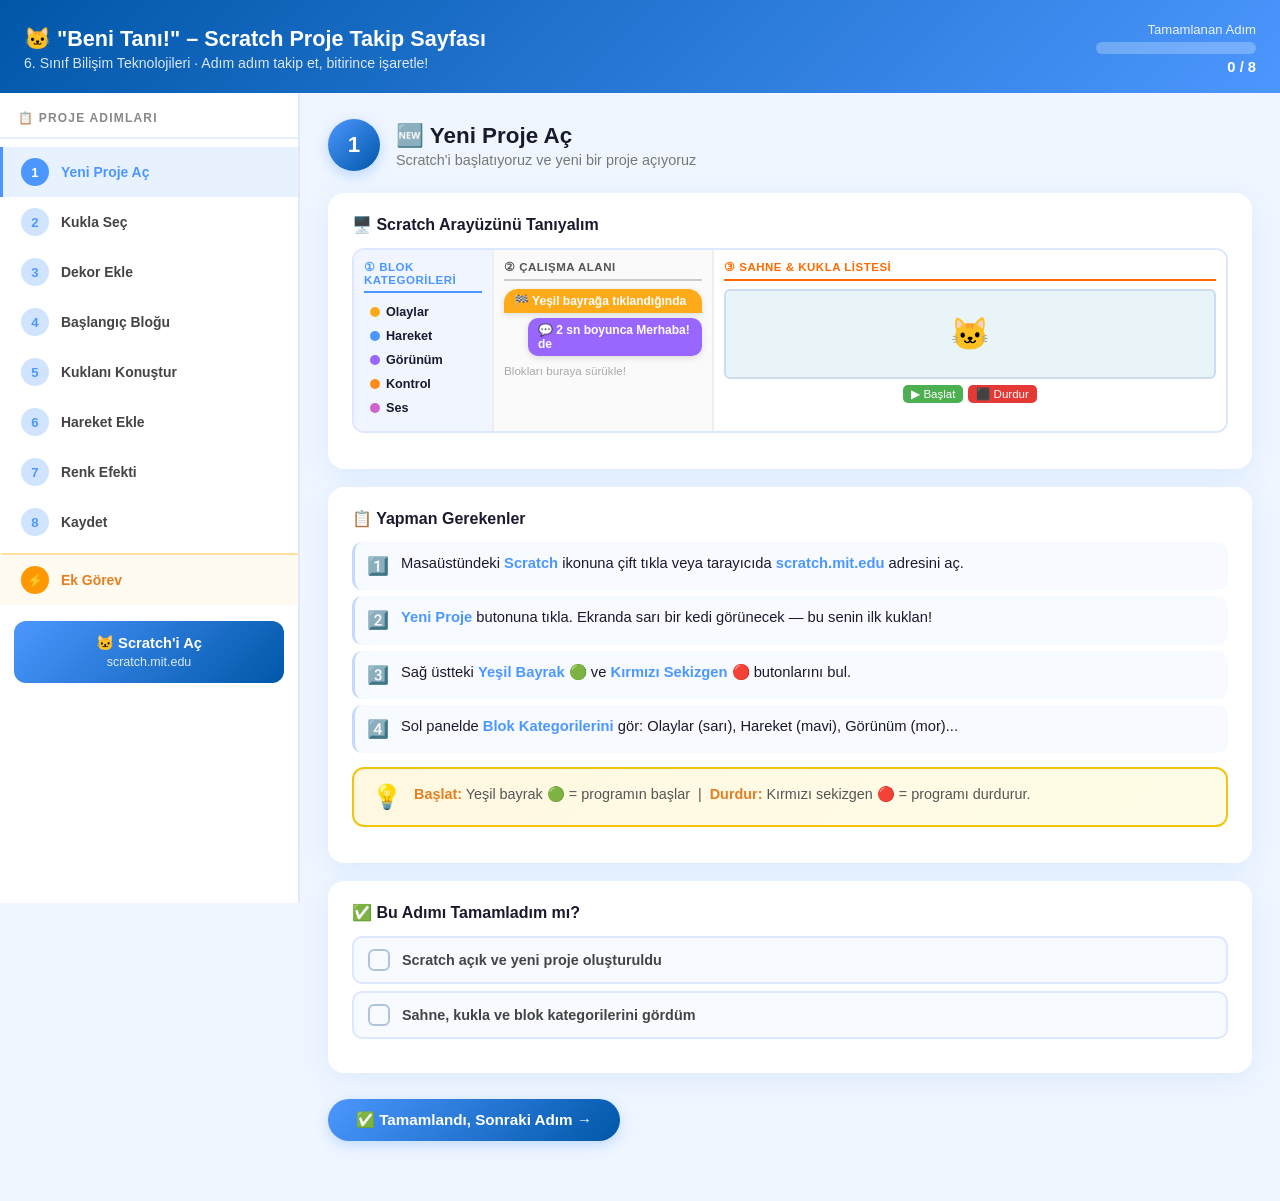
<file: 6.sınıf/ogrenci_proje_takip.html>
<!DOCTYPE html>
<html lang="tr">
<head>
<meta charset="UTF-8">
<meta name="viewport" content="width=device-width, initial-scale=1.0">
<title>Scratch – "Beni Tanı!" Proje Takip Sayfası</title>
<style>
  :root {
    --primary: #4c97ff;
    --green: #2ecc71;
    --orange: #ff6b00;
    --purple: #9966ff;
    --yellow: #ffab19;
    --blue: #4c97ff;
    --red: #e74c3c;
    --bg: #f0f6ff;
    --card: #ffffff;
    --shadow: 0 6px 28px rgba(76,151,255,0.13);
    --text: #1a1a2e;
  }
  * { box-sizing: border-box; margin: 0; padding: 0; }
  body { font-family: 'Segoe UI', Tahoma, Arial, sans-serif; background: var(--bg); color: var(--text); min-height: 100vh; }

  /* HEADER */
  .header {
    background: linear-gradient(135deg, #0057a8 0%, #4c97ff 100%);
    color: white; padding: 22px 24px 18px;
    display: flex; align-items: center; justify-content: space-between; flex-wrap: wrap; gap: 12px;
  }
  .header-left h1 { font-size: 1.35rem; font-weight: 900; }
  .header-left p { font-size: 0.88rem; opacity: 0.85; margin-top: 3px; }
  .progress-wrap { display: flex; flex-direction: column; align-items: flex-end; gap: 5px; min-width: 160px; }
  .progress-wrap .prog-label { font-size: 0.82rem; opacity: 0.9; }
  .progress-track { width: 160px; height: 12px; background: rgba(255,255,255,0.25); border-radius: 20px; overflow: hidden; }
  .progress-fill { height: 100%; background: #2ecc71; border-radius: 20px; transition: width 0.5s cubic-bezier(.4,0,.2,1); width: 0%; }
  .prog-count { font-size: 0.92rem; font-weight: 800; }

  /* LAYOUT */
  .layout { display: grid; grid-template-columns: 300px 1fr; gap: 0; min-height: calc(100vh - 90px); }

  /* SOL PANEL - ADIM LİSTESİ */
  .sidebar {
    background: white;
    border-right: 2px solid #e0e7ff;
    padding: 18px 0 32px;
    position: sticky; top: 0; height: calc(100vh - 90px);
    overflow-y: auto;
  }
  .sidebar-title {
    padding: 0 18px 12px;
    font-size: 0.75rem; font-weight: 800; letter-spacing: 1.2px;
    color: #888; text-transform: uppercase;
    border-bottom: 2px solid #e8f0ff; margin-bottom: 8px;
  }
  .step-nav-item {
    display: flex; align-items: center; gap: 12px;
    padding: 11px 18px; cursor: pointer;
    transition: background 0.18s; border-left: 3px solid transparent;
    position: relative;
  }
  .step-nav-item:hover { background: #f0f6ff; }
  .step-nav-item.active { background: #e8f2ff; border-left-color: var(--primary); }
  .step-nav-item.done { background: #f0fff7; border-left-color: var(--green); }
  .step-nav-item.done .nav-num { background: var(--green); }
  .nav-num {
    width: 28px; height: 28px; border-radius: 50%; flex-shrink: 0;
    background: #d0e4ff; color: var(--primary);
    display: flex; align-items: center; justify-content: center;
    font-weight: 800; font-size: 0.82rem; transition: background 0.2s, color 0.2s;
  }
  .step-nav-item.active .nav-num { background: var(--primary); color: white; }
  .step-nav-item.done .nav-num { background: var(--green); color: white; }
  .nav-text { font-size: 0.87rem; font-weight: 600; line-height: 1.3; color: #444; }
  .step-nav-item.active .nav-text { color: var(--primary); }
  .step-nav-item.done .nav-text { color: #27ae60; }
  .nav-check { margin-left: auto; font-size: 1rem; display: none; }
  .step-nav-item.done .nav-check { display: block; color: var(--green); }

  /* SIDEBAR ALTI */
  .sidebar-scratch-link {
    margin: 16px 14px 0;
    background: linear-gradient(135deg, #4c97ff 0%, #0057a8 100%);
    border-radius: 12px; padding: 13px 16px; color: white; text-align: center;
    cursor: pointer; transition: opacity 0.2s;
  }
  .sidebar-scratch-link:hover { opacity: 0.9; }
  .sidebar-scratch-link p { font-weight: 800; font-size: 0.92rem; }
  .sidebar-scratch-link span { font-size: 0.78rem; opacity: 0.85; }

  /* ANA İÇERİK */
  .main { padding: 26px 28px 60px; }

  /* ADIM KARTI */
  .step-card { display: none; }
  .step-card.active { display: block; animation: fadeIn 0.25s ease; }
  @keyframes fadeIn { from { opacity:0; transform:translateY(8px); } to { opacity:1; transform:translateY(0); } }

  .step-card-header {
    display: flex; align-items: center; gap: 16px;
    margin-bottom: 22px;
  }
  .step-big-num {
    width: 52px; height: 52px; border-radius: 50%; flex-shrink: 0;
    background: linear-gradient(135deg, var(--primary), #0057a8);
    color: white; display: flex; align-items: center; justify-content: center;
    font-size: 1.4rem; font-weight: 900; box-shadow: 0 4px 14px rgba(76,151,255,0.35);
  }
  .step-card-header h2 { font-size: 1.4rem; font-weight: 900; color: var(--text); }
  .step-card-header p { font-size: 0.9rem; color: #777; margin-top: 3px; }

  /* ALT BÖLÜMLER */
  .section-block {
    background: var(--card);
    border-radius: 16px;
    box-shadow: var(--shadow);
    padding: 22px 24px;
    margin-bottom: 18px;
  }
  .section-block h3 {
    font-size: 1rem; font-weight: 800; margin-bottom: 14px;
    display: flex; align-items: center; gap: 8px;
  }

  /* SCRATCH BLOK GÖRSELİ */
  .scratch-code-preview {
    background: #fafafa; border: 2px solid #e0e7ff;
    border-radius: 12px; padding: 16px 20px; margin: 12px 0;
    font-family: monospace;
  }
  .sc-block {
    display: flex; align-items: center; gap: 8px;
    padding: 9px 16px; border-radius: 10px; color: white;
    font-weight: 700; font-size: 0.88rem; margin: 5px 0;
    box-shadow: 0 2px 6px rgba(0,0,0,0.12);
  }
  .sc-indent { margin-left: 24px; }
  .sc-event { background: #ffab19; border-radius: 14px 14px 0 0; }
  .sc-motion { background: #4c97ff; }
  .sc-looks { background: #9966ff; }
  .sc-control { background: #ff8c1a; }
  .sc-sound { background: #cf63cf; }

  /* ADIM TALIMATLARI */
  .instruction-list { list-style: none; padding: 0; }
  .instruction-list li {
    display: flex; gap: 12px; align-items: flex-start;
    padding: 10px 12px; border-radius: 10px;
    margin: 6px 0; background: #f7fbff;
    font-size: 0.92rem; line-height: 1.55;
    border-left: 3px solid #c5d8ff;
    transition: background 0.2s;
  }
  .instruction-list li:hover { background: #edf4ff; }
  .instruction-list li .li-icon { font-size: 1.1rem; flex-shrink:0; margin-top:1px; }
  .instruction-list li strong { color: var(--primary); }

  /* ARROW NAVİGASYON */
  .arrow-path {
    display: flex; align-items: center; gap: 6px; flex-wrap: wrap;
    padding: 10px 14px; background: #fff8e0; border-radius: 10px;
    margin: 10px 0; border: 1.5px solid #ffe0a0;
  }
  .arrow-path span { font-size: 0.88rem; font-weight: 700; color: #e67e22; }
  .arrow-path .arr { color: #ccc; font-size: 1rem; }

  /* RENK CHIP */
  .cat-chip {
    display: inline-flex; align-items: center; gap: 6px;
    padding: 4px 12px; border-radius: 20px; font-size: 0.82rem;
    font-weight: 700; margin: 2px;
  }
  .cat-chip .dot { width: 11px; height: 11px; border-radius: 50%; }

  /* IPUCU KUTUSU */
  .tip-box {
    background: linear-gradient(135deg, #fff8e1, #fffde7);
    border: 2px solid #f1c40f; border-radius: 12px;
    padding: 14px 18px; margin: 14px 0;
    display: flex; gap: 12px; align-items: flex-start;
  }
  .tip-box .tip-icon { font-size: 1.5rem; flex-shrink:0; }
  .tip-box p { font-size: 0.9rem; color: #555; line-height: 1.55; }
  .tip-box strong { color: #e67e22; }

  /* HATA KUTUSU */
  .error-box {
    background: #fff5f5; border: 2px solid var(--red);
    border-radius: 12px; padding: 14px 18px; margin: 14px 0;
    display: flex; gap: 12px; align-items: flex-start;
  }
  .error-box .err-icon { font-size: 1.5rem; flex-shrink:0; }
  .error-box p { font-size: 0.88rem; color: #555; }

  /* KONTROL LISTESI */
  .checklist { margin: 12px 0; }
  .check-item {
    display: flex; align-items: center; gap: 12px;
    padding: 11px 14px; background: #f7fbff;
    border-radius: 10px; margin: 7px 0;
    border: 2px solid #dde8ff; cursor: pointer;
    transition: all 0.2s; user-select: none;
  }
  .check-item:hover { border-color: var(--primary); background: #edf4ff; }
  .check-item.checked { background: #f0fff7; border-color: var(--green); }
  .check-item .check-box {
    width: 22px; height: 22px; border-radius: 6px;
    border: 2.5px solid #b0c4de; flex-shrink: 0;
    display: flex; align-items: center; justify-content: center;
    transition: all 0.2s; font-size: 0.9rem;
  }
  .check-item.checked .check-box { background: var(--green); border-color: var(--green); color: white; }
  .check-item p { font-size: 0.9rem; font-weight: 600; color: #444; }
  .check-item.checked p { color: #27ae60; text-decoration: line-through; text-decoration-color: #a9dfbf; }

  /* NAV BUTONLAR */
  .nav-btns {
    display: flex; gap: 12px; margin-top: 26px;
    flex-wrap: wrap;
  }
  .btn {
    border: none; padding: 12px 28px; border-radius: 28px;
    cursor: pointer; font-size: 0.95rem; font-weight: 700;
    transition: all 0.2s; display: flex; align-items: center; gap: 8px;
  }
  .btn-next { background: linear-gradient(135deg, var(--primary), #0057a8); color: white; box-shadow: 0 4px 14px rgba(76,151,255,0.3); }
  .btn-next:hover { transform: translateY(-2px); box-shadow: 0 6px 20px rgba(76,151,255,0.4); }
  .btn-prev { background: #e8f0ff; color: var(--primary); }
  .btn-prev:hover { background: #d0e4ff; }
  .btn-done { background: linear-gradient(135deg, var(--green), #27ae60); color: white; box-shadow: 0 4px 14px rgba(46,204,113,0.3); }
  .btn-done:hover { transform: translateY(-2px); }

  /* TAMAMLANDI EKRANI */
  .done-screen {
    display: none; text-align: center; padding: 40px 20px;
    background: var(--card); border-radius: 20px;
    box-shadow: var(--shadow); margin-top: 10px;
  }
  .done-screen .big-emoji { font-size: 5rem; margin-bottom: 16px; }
  .done-screen h2 { font-size: 1.8rem; font-weight: 900; color: var(--green); }
  .done-screen p { font-size: 1rem; color: #666; margin-top: 8px; max-width: 420px; margin-left:auto; margin-right:auto; }
  .done-checklist { text-align: left; max-width: 400px; margin: 22px auto 0; }
  .done-checklist li { font-size: 0.9rem; color: #555; margin: 6px 0; list-style: none; }
  .done-checklist li::before { content: "✅ "; }

  /* SCRATCH ARAYÜZ DİYAGRAMI */
  .arayz-diagram {
    display: grid; grid-template-columns: 140px 220px 1fr;
    border: 2px solid #dde8ff; border-radius: 12px; overflow: hidden;
    margin: 14px 0; font-size: 0.8rem;
  }
  .arayz-col { border-right: 2px solid #eee; padding: 10px; }
  .arayz-col:last-child { border-right: none; }
  .arayz-col-title { font-weight: 800; font-size: 0.72rem; text-transform: uppercase; letter-spacing: 0.5px; margin-bottom: 8px; padding-bottom: 5px; border-bottom: 2px solid; }
  .a-cat { display: flex; align-items: center; gap: 6px; padding: 4px 6px; border-radius: 6px; margin: 2px 0; font-weight: 600; font-size: 0.79rem; }
  .a-dot { width: 10px; height: 10px; border-radius: 50%; flex-shrink: 0; }
  .stage-mini { background: #e8f4f8; border-radius: 6px; height: 90px; display: flex; align-items: center; justify-content: center; font-size: 2rem; border: 2px solid #cde; }

  /* RESPONSIVE */
  @media (max-width: 700px) {
    .layout { grid-template-columns: 1fr; }
    .sidebar { position: relative; height: auto; display: flex; flex-wrap: wrap; padding: 10px; border-right: none; border-bottom: 2px solid #e0e7ff; }
    .step-nav-item { width: calc(50% - 4px); border-left: none; border-bottom: 3px solid transparent; }
    .step-nav-item.active { border-bottom-color: var(--primary); border-left: none; }
    .main { padding: 18px 16px 40px; }
    .arayz-diagram { grid-template-columns: 1fr; }
  }
</style>
</head>
<body>

<!-- HEADER -->
<div class="header">
  <div class="header-left">
    <h1>🐱 "Beni Tanı!" – Scratch Proje Takip Sayfası</h1>
    <p>6. Sınıf Bilişim Teknolojileri · Adım adım takip et, bitirince işaretle!</p>
  </div>
  <div class="progress-wrap">
    <span class="prog-label">Tamamlanan Adım</span>
    <div class="progress-track"><div class="progress-fill" id="prog-fill"></div></div>
    <span class="prog-count" id="prog-count">0 / 8</span>
  </div>
</div>

<!-- LAYOUT -->
<div class="layout">

  <!-- SIDEBAR -->
  <div class="sidebar">
    <div class="sidebar-title">📋 Proje Adımları</div>
    <div class="step-nav-item active" id="nav-0" onclick="goStep(0)">
      <div class="nav-num">1</div>
      <div class="nav-text">Yeni Proje Aç</div>
      <span class="nav-check">✓</span>
    </div>
    <div class="step-nav-item" id="nav-1" onclick="goStep(1)">
      <div class="nav-num">2</div>
      <div class="nav-text">Kukla Seç</div>
      <span class="nav-check">✓</span>
    </div>
    <div class="step-nav-item" id="nav-2" onclick="goStep(2)">
      <div class="nav-num">3</div>
      <div class="nav-text">Dekor Ekle</div>
      <span class="nav-check">✓</span>
    </div>
    <div class="step-nav-item" id="nav-3" onclick="goStep(3)">
      <div class="nav-num">4</div>
      <div class="nav-text">Başlangıç Bloğu</div>
      <span class="nav-check">✓</span>
    </div>
    <div class="step-nav-item" id="nav-4" onclick="goStep(4)">
      <div class="nav-num">5</div>
      <div class="nav-text">Kuklanı Konuştur</div>
      <span class="nav-check">✓</span>
    </div>
    <div class="step-nav-item" id="nav-5" onclick="goStep(5)">
      <div class="nav-num">6</div>
      <div class="nav-text">Hareket Ekle</div>
      <span class="nav-check">✓</span>
    </div>
    <div class="step-nav-item" id="nav-6" onclick="goStep(6)">
      <div class="nav-num">7</div>
      <div class="nav-text">Renk Efekti</div>
      <span class="nav-check">✓</span>
    </div>
    <div class="step-nav-item" id="nav-7" onclick="goStep(7)">
      <div class="nav-num">8</div>
      <div class="nav-text">Kaydet</div>
      <span class="nav-check">✓</span>
    </div>
    <div class="step-nav-item" id="nav-8" onclick="goStep(8)" style="border-top:2px solid #ffe0a0; background:#fffbf0; margin-top:6px;">
      <div class="nav-num" style="background:#ff9800; color:white;">⚡</div>
      <div class="nav-text" style="color:#e67e22;">Ek Görev</div>
      <span class="nav-check">✓</span>
    </div>

    <a href="https://scratch.mit.edu" target="_blank" style="text-decoration:none;">
      <div class="sidebar-scratch-link">
        <p>🐱 Scratch'i Aç</p>
        <span>scratch.mit.edu</span>
      </div>
    </a>
  </div>

  <!-- MAIN CONTENT -->
  <div class="main">

    <!-- ADIM 1: YENİ PROJE AÇ -->
    <div class="step-card active" id="step-0">
      <div class="step-card-header">
        <div class="step-big-num">1</div>
        <div>
          <h2>🆕 Yeni Proje Aç</h2>
          <p>Scratch'i başlatıyoruz ve yeni bir proje açıyoruz</p>
        </div>
      </div>

      <div class="section-block">
        <h3>🖥️ Scratch Arayüzünü Tanıyalım</h3>
        <div class="arayz-diagram">
          <div class="arayz-col" style="background:#f0f5ff;">
            <div class="arayz-col-title" style="color:#4c97ff; border-color:#4c97ff;">① Blok Kategorileri</div>
            <div class="a-cat"><div class="a-dot" style="background:#ffab19;"></div>Olaylar</div>
            <div class="a-cat"><div class="a-dot" style="background:#4c97ff;"></div>Hareket</div>
            <div class="a-cat"><div class="a-dot" style="background:#9966ff;"></div>Görünüm</div>
            <div class="a-cat"><div class="a-dot" style="background:#ff8c1a;"></div>Kontrol</div>
            <div class="a-cat"><div class="a-dot" style="background:#cf63cf;"></div>Ses</div>
          </div>
          <div class="arayz-col" style="background:#fafafa;">
            <div class="arayz-col-title" style="color:#555; border-color:#ccc;">② Çalışma Alanı</div>
            <div style="margin-top:6px;">
              <div class="sc-block sc-event" style="font-size:0.75rem; padding:5px 10px;">🏁 Yeşil bayrağa tıklandığında</div>
              <div class="sc-block sc-looks sc-indent" style="font-size:0.75rem; padding:5px 10px;">💬 2 sn boyunca Merhaba! de</div>
            </div>
            <p style="margin-top:8px; font-size:0.73rem; color:#aaa;">Blokları buraya sürükle!</p>
          </div>
          <div class="arayz-col" style="background:#fff;">
            <div class="arayz-col-title" style="color:#ff6b00; border-color:#ff6b00;">③ Sahne &amp; Kukla Listesi</div>
            <div class="stage-mini">🐱</div>
            <div style="margin-top:6px; display:flex; gap:5px; justify-content:center;">
              <span style="background:#4caf50;color:white;padding:2px 8px;border-radius:5px;font-size:0.72rem;">▶ Başlat</span>
              <span style="background:#e53935;color:white;padding:2px 8px;border-radius:5px;font-size:0.72rem;">⬛ Durdur</span>
            </div>
          </div>
        </div>
      </div>

      <div class="section-block">
        <h3>📋 Yapman Gerekenler</h3>
        <ul class="instruction-list">
          <li><span class="li-icon">1️⃣</span><div>Masaüstündeki <strong>Scratch</strong> ikonuna çift tıkla veya tarayıcıda <strong>scratch.mit.edu</strong> adresini aç.</div></li>
          <li><span class="li-icon">2️⃣</span><div><strong>Yeni Proje</strong> butonuna tıkla. Ekranda sarı bir kedi görünecek — bu senin ilk kuklan!</div></li>
          <li><span class="li-icon">3️⃣</span><div>Sağ üstteki <strong>Yeşil Bayrak 🟢</strong> ve <strong>Kırmızı Sekizgen 🔴</strong> butonlarını bul.</div></li>
          <li><span class="li-icon">4️⃣</span><div>Sol panelde <strong>Blok Kategorilerini</strong> gör: Olaylar (sarı), Hareket (mavi), Görünüm (mor)...</div></li>
        </ul>
        <div class="tip-box">
          <div class="tip-icon">💡</div>
          <p><strong>Başlat:</strong> Yeşil bayrak 🟢 = programın başlar &nbsp;|&nbsp; <strong>Durdur:</strong> Kırmızı sekizgen 🔴 = programı durdurur.</p>
        </div>
      </div>

      <div class="section-block">
        <h3>✅ Bu Adımı Tamamladım mı?</h3>
        <div class="checklist">
          <div class="check-item" onclick="toggleCheck(this)"><div class="check-box"></div><p>Scratch açık ve yeni proje oluşturuldu</p></div>
          <div class="check-item" onclick="toggleCheck(this)"><div class="check-box"></div><p>Sahne, kukla ve blok kategorilerini gördüm</p></div>
        </div>
      </div>

      <div class="nav-btns">
        <button class="btn btn-next" onclick="markDone(0)">✅ Tamamlandı, Sonraki Adım →</button>
      </div>
    </div>

    <!-- ADIM 2: KUKLA SEÇ -->
    <div class="step-card" id="step-1">
      <div class="step-card-header">
        <div class="step-big-num">2</div>
        <div>
          <h2>🐾 Kukla Seç</h2>
          <p>Kendi karakterini seç veya varsayılan kediyi kullan</p>
        </div>
      </div>

      <div class="section-block">
        <h3>📋 Yapman Gerekenler</h3>
        <ul class="instruction-list">
          <li><span class="li-icon">1️⃣</span><div>Sağ altta <strong>Kukla Ekle</strong> ikonuna (mavi kedi ikonu) tıkla.</div></li>
          <li><span class="li-icon">2️⃣</span><div>Açılan kukla kütüphanesinden bir karakter seç.</div></li>
          <li><span class="li-icon">3️⃣</span><div>Seçtiğin kukla sahneye ve kukla listesine eklenecek.</div></li>
          <li><span class="li-icon">4️⃣</span><div>İstersen varsayılan kediyi <strong>çöp kutusu ikonuna</strong> tıklayarak silebilirsin.</div></li>
        </ul>
        <div class="tip-box">
          <div class="tip-icon">🐱</div>
          <p><strong>Önerilen kuklalar:</strong> Abby, Avery, Cat, Dinosaur, Bear — ama istediğin her kuklayı seçebilirsin!</p>
        </div>
        <div class="tip-box" style="border-color:#4c97ff; background:#f0f6ff;">
          <div class="tip-icon">📌</div>
          <p>Kukla seçerken <strong>kuklanın üzerine tıkla</strong> — kodlar seçili kukla için yazılır. Kukla listesinde hangi kuklanın seçili olduğuna dikkat et!</p>
        </div>
      </div>

      <div class="section-block">
        <h3>✅ Bu Adımı Tamamladım mı?</h3>
        <div class="checklist">
          <div class="check-item" onclick="toggleCheck(this)"><div class="check-box"></div><p>Kütüphaneden bir kukla seçtim</p></div>
          <div class="check-item" onclick="toggleCheck(this)"><div class="check-box"></div><p>Kukla sahnede görünüyor</p></div>
        </div>
      </div>

      <div class="nav-btns">
        <button class="btn btn-prev" onclick="goStep(0)">← Önceki</button>
        <button class="btn btn-next" onclick="markDone(1)">✅ Tamamlandı, Sonraki Adım →</button>
      </div>
    </div>

    <!-- ADIM 3: DEKOR -->
    <div class="step-card" id="step-2">
      <div class="step-card-header">
        <div class="step-big-num">3</div>
        <div>
          <h2>🌳 Dekor Ekle</h2>
          <p>Sahne için bir arka plan seç</p>
        </div>
      </div>

      <div class="section-block">
        <h3>📋 Yapman Gerekenler</h3>
        <ul class="instruction-list">
          <li><span class="li-icon">1️⃣</span><div>Sağ altta <strong>Arka Plan Ekle</strong> ikonuna tıkla (beyaz kare ikonu).</div></li>
          <li><span class="li-icon">2️⃣</span><div>Açılan dekor kütüphanesinden istediğin bir arka plan seç.</div></li>
          <li><span class="li-icon">3️⃣</span><div>Arka plan sahnede görünecek.</div></li>
        </ul>
        <div class="tip-box">
          <div class="tip-icon">🎨</div>
          <p><strong>Önerilen dekorlar:</strong> School (okul), Bedroom (oda), Forest (orman), City (şehir), Basketball Court... Dilediğini seç!</p>
        </div>
      </div>

      <div class="section-block">
        <h3>✅ Bu Adımı Tamamladım mı?</h3>
        <div class="checklist">
          <div class="check-item" onclick="toggleCheck(this)"><div class="check-box"></div><p>Kütüphaneden bir dekor seçtim</p></div>
          <div class="check-item" onclick="toggleCheck(this)"><div class="check-box"></div><p>Sahne arka planı değişti</p></div>
        </div>
      </div>

      <div class="nav-btns">
        <button class="btn btn-prev" onclick="goStep(1)">← Önceki</button>
        <button class="btn btn-next" onclick="markDone(2)">✅ Tamamlandı, Sonraki Adım →</button>
      </div>
    </div>

    <!-- ADIM 4: BAŞLANGIÇ BLOĞU -->
    <div class="step-card" id="step-3">
      <div class="step-card-header">
        <div class="step-big-num">4</div>
        <div>
          <h2>🏁 Başlangıç Bloğunu Ekle</h2>
          <p>Her kod "Yeşil bayrağa tıklandığında" bloğuyla başlar</p>
        </div>
      </div>

      <div class="section-block">
        <h3>📍 Nereden Bulacaksın?</h3>
        <div class="arrow-path">
          <span>Sol Panel</span><span class="arr">→</span>
          <span style="background:#ffab19; color:white; padding:3px 10px; border-radius:8px;">🟡 Olaylar</span>
          <span class="arr">→</span>
          <span>"Yeşil bayrağa tıklandığında"</span>
        </div>
      </div>

      <div class="section-block">
        <h3>📋 Yapman Gerekenler</h3>
        <ul class="instruction-list">
          <li><span class="li-icon">1️⃣</span><div>Sol panelde sarı renkli <strong>Olaylar</strong> kategorisine tıkla.</div></li>
          <li><span class="li-icon">2️⃣</span><div><strong>"Yeşil bayrağa tıklandığında"</strong> bloğunu bul.</div></li>
          <li><span class="li-icon">3️⃣</span><div>Bu bloğu <strong>çalışma alanına sürükle-bırak</strong> yöntemiyle getir.</div></li>
        </ul>
        <div class="scratch-code-preview">
          <div class="sc-block sc-event">🏁 Yeşil bayrağa tıklandığında</div>
          <div style="padding:8px 14px; color:#aaa; font-size:0.82rem;">← Tüm kodlar bunun altına eklenecek</div>
        </div>
        <div class="tip-box">
          <div class="tip-icon">⚠️</div>
          <p><strong>Önemli:</strong> Her kod bloğunun başında mutlaka bir <strong>Olaylar bloğu</strong> olmalıdır. Yoksa program çalışmaz!</p>
        </div>
      </div>

      <div class="section-block">
        <h3>✅ Bu Adımı Tamamladım mı?</h3>
        <div class="checklist">
          <div class="check-item" onclick="toggleCheck(this)"><div class="check-box"></div><p>Olaylar kategorisini buldum</p></div>
          <div class="check-item" onclick="toggleCheck(this)"><div class="check-box"></div><p>"Yeşil bayrağa tıklandığında" bloğu çalışma alanında</p></div>
        </div>
      </div>

      <div class="nav-btns">
        <button class="btn btn-prev" onclick="goStep(2)">← Önceki</button>
        <button class="btn btn-next" onclick="markDone(3)">✅ Tamamlandı, Sonraki Adım →</button>
      </div>
    </div>

    <!-- ADIM 5: KONUŞTUR -->
    <div class="step-card" id="step-4">
      <div class="step-card-header">
        <div class="step-big-num">5</div>
        <div>
          <h2>💬 Kuklanı Konuştur</h2>
          <p>Konuşma balonu bloğunu ekle ve kendi mesajını yaz</p>
        </div>
      </div>

      <div class="section-block">
        <h3>📍 Nereden Bulacaksın?</h3>
        <div class="arrow-path">
          <span>Sol Panel</span><span class="arr">→</span>
          <span style="background:#9966ff; color:white; padding:3px 10px; border-radius:8px;">🟣 Görünüm</span>
          <span class="arr">→</span>
          <span>"2 saniye boyunca [metin] de"</span>
        </div>
      </div>

      <div class="section-block">
        <h3>📋 Yapman Gerekenler</h3>
        <ul class="instruction-list">
          <li><span class="li-icon">1️⃣</span><div>Sol panelde mor renkli <strong>Görünüm</strong> kategorisine tıkla.</div></li>
          <li><span class="li-icon">2️⃣</span><div><strong>"2 saniye boyunca [Merhaba!] de"</strong> bloğunu bul.</div></li>
          <li><span class="li-icon">3️⃣</span><div>Bu bloğu "Yeşil bayrağa tıklandığında" bloğunun <strong>altına</strong> sürükle, birbirine kilitlensin.</div></li>
          <li><span class="li-icon">4️⃣</span><div>Bloktaki <strong>"Merhaba!"</strong> yazısına tıkla ve <strong>"Merhaba! Ben [kuklanın adı]yım!"</strong> gibi kendi mesajını yaz.</div></li>
        </ul>
        <div class="scratch-code-preview">
          <div class="sc-block sc-event">🏁 Yeşil bayrağa tıklandığında</div>
          <div class="sc-block sc-looks sc-indent">💬 2 saniye boyunca <span style="background:rgba(255,255,255,0.3); padding:1px 8px; border-radius:5px;">Merhaba! Ben Abby'yim!</span> de</div>
        </div>
        <div class="tip-box">
          <div class="tip-icon">✏️</div>
          <p>Bloktaki beyaz kutuya <strong>istediğin metni yazabilirsin</strong>. Kendi adını, kuklanın adını ya da eğlenceli bir şey yazabilirsin!</p>
        </div>
        <div class="error-box">
          <div class="err-icon">🔧</div>
          <p><strong>Bloklar birleşmedi mi?</strong> Üst bloğun altına yakın sürükle — blok "klik" sesiyle yerine oturur. Arada boşluk olmamalı!</p>
        </div>
      </div>

      <div class="section-block">
        <h3>✅ Bu Adımı Tamamladım mı?</h3>
        <div class="checklist">
          <div class="check-item" onclick="toggleCheck(this)"><div class="check-box"></div><p>Konuşma bloğunu buldum ve ekledim</p></div>
          <div class="check-item" onclick="toggleCheck(this)"><div class="check-box"></div><p>Bloktaki metni kendi mesajımla değiştirdim</p></div>
          <div class="check-item" onclick="toggleCheck(this)"><div class="check-box"></div><p>Yeşil bayrağa tıklayınca kukla konuştu ✅</p></div>
        </div>
      </div>

      <div class="nav-btns">
        <button class="btn btn-prev" onclick="goStep(3)">← Önceki</button>
        <button class="btn btn-next" onclick="markDone(4)">✅ Tamamlandı, Sonraki Adım →</button>
      </div>
    </div>

    <!-- ADIM 6: HAREKET -->
    <div class="step-card" id="step-5">
      <div class="step-card-header">
        <div class="step-big-num">6</div>
        <div>
          <h2>👣 Hareket Ekle</h2>
          <p>Kuklanı yürüt ve test et!</p>
        </div>
      </div>

      <div class="section-block">
        <h3>📍 Nereden Bulacaksın?</h3>
        <div class="arrow-path">
          <span>Sol Panel</span><span class="arr">→</span>
          <span style="background:#4c97ff; color:white; padding:3px 10px; border-radius:8px;">🔵 Hareket</span>
          <span class="arr">→</span>
          <span>"10 adım git"</span>
        </div>
      </div>

      <div class="section-block">
        <h3>📋 Yapman Gerekenler</h3>
        <ul class="instruction-list">
          <li><span class="li-icon">1️⃣</span><div>Sol panelde mavi renkli <strong>Hareket</strong> kategorisine tıkla.</div></li>
          <li><span class="li-icon">2️⃣</span><div><strong>"10 adım git"</strong> bloğunu bul.</div></li>
          <li><span class="li-icon">3️⃣</span><div>Bu bloğu konuşma bloğunun <strong>altına</strong> ekle.</div></li>
          <li><span class="li-icon">4️⃣</span><div>🟢 <strong>Yeşil bayrağa tıkla</strong> ve test et! Kukla konuşup yürüyecek.</div></li>
        </ul>
        <div class="scratch-code-preview">
          <div class="sc-block sc-event">🏁 Yeşil bayrağa tıklandığında</div>
          <div class="sc-block sc-looks sc-indent">💬 2 saniye boyunca Merhaba! de</div>
          <div class="sc-block sc-motion sc-indent">👣 10 adım git</div>
        </div>
        <div class="tip-box">
          <div class="tip-icon">🔢</div>
          <p><strong>"10 adım git"</strong> bloğundaki sayıyı değiştirebilirsin. <strong>50</strong> yazarsan daha hızlı gider, <strong>5</strong> yazarsan yavaş yürür!</p>
        </div>
      </div>

      <div class="section-block">
        <h3>✅ Bu Adımı Tamamladım mı?</h3>
        <div class="checklist">
          <div class="check-item" onclick="toggleCheck(this)"><div class="check-box"></div><p>"10 adım git" bloğunu ekledim</p></div>
          <div class="check-item" onclick="toggleCheck(this)"><div class="check-box"></div><p>Yeşil bayrağa tıklayınca kukla konuştu ve hareket etti ✅</p></div>
        </div>
      </div>

      <div class="nav-btns">
        <button class="btn btn-prev" onclick="goStep(4)">← Önceki</button>
        <button class="btn btn-next" onclick="markDone(5)">✅ Tamamlandı, Sonraki Adım →</button>
      </div>
    </div>

    <!-- ADIM 7: RENK EFEKTİ -->
    <div class="step-card" id="step-6">
      <div class="step-card-header">
        <div class="step-big-num">7</div>
        <div>
          <h2>🎨 Renk Efekti Ekle</h2>
          <p>Kuklan renk değiştirsin!</p>
        </div>
      </div>

      <div class="section-block">
        <h3>📍 Nereden Bulacaksın?</h3>
        <div class="arrow-path">
          <span>Sol Panel</span><span class="arr">→</span>
          <span style="background:#9966ff; color:white; padding:3px 10px; border-radius:8px;">🟣 Görünüm</span>
          <span class="arr">→</span>
          <span>"renk etkisini 25 değiştir"</span>
        </div>
      </div>

      <div class="section-block">
        <h3>📋 Yapman Gerekenler</h3>
        <ul class="instruction-list">
          <li><span class="li-icon">1️⃣</span><div>Sol panelde mor renkli <strong>Görünüm</strong> kategorisine tıkla.</div></li>
          <li><span class="li-icon">2️⃣</span><div><strong>"renk etkisini 25 değiştir"</strong> bloğunu bul.</div></li>
          <li><span class="li-icon">3️⃣</span><div>Bu bloğu "10 adım git" bloğunun altına ekle.</div></li>
          <li><span class="li-icon">4️⃣</span><div>🟢 Yeşil bayrağa tıkla — kukla konuşacak, yürüyecek ve <strong>renk değiştirecek!</strong></div></li>
        </ul>
        <div class="scratch-code-preview">
          <div class="sc-block sc-event">🏁 Yeşil bayrağa tıklandığında</div>
          <div class="sc-block sc-looks sc-indent">💬 2 saniye boyunca Merhaba! de</div>
          <div class="sc-block sc-motion sc-indent">👣 10 adım git</div>
          <div class="sc-block sc-looks sc-indent">🎨 renk etkisini 25 değiştir</div>
        </div>
        <div class="tip-box">
          <div class="tip-icon">🌈</div>
          <p><strong>25 sayısını değiştirebilirsin!</strong> 0-200 arasında bir değer yaz. Büyük sayı → daha belirgin renk değişimi.</p>
        </div>
      </div>

      <div class="section-block">
        <h3>✅ Bu Adımı Tamamladım mı?</h3>
        <div class="checklist">
          <div class="check-item" onclick="toggleCheck(this)"><div class="check-box"></div><p>"renk etkisini değiştir" bloğunu ekledim</p></div>
          <div class="check-item" onclick="toggleCheck(this)"><div class="check-box"></div><p>Yeşil bayrağa tıklayınca 3 şey oldu: konuşma + hareket + renk ✅</p></div>
        </div>
      </div>

      <div class="nav-btns">
        <button class="btn btn-prev" onclick="goStep(5)">← Önceki</button>
        <button class="btn btn-next" onclick="markDone(6)">✅ Tamamlandı, Sonraki Adım →</button>
      </div>
    </div>

    <!-- ADIM 8: KAYDET -->
    <div class="step-card" id="step-7">
      <div class="step-card-header">
        <div class="step-big-num">8</div>
        <div>
          <h2>💾 Projeyi Kaydet</h2>
          <p>Çalışmanı kaybet! Dosyayı masaüstüne kaydet.</p>
        </div>
      </div>

      <div class="section-block">
        <h3>📍 Nereden Kaydedeceksin?</h3>
        <div class="arrow-path">
          <span>Menü Çubuğu</span><span class="arr">→</span>
          <span><strong>Dosya</strong></span>
          <span class="arr">→</span>
          <span><strong>Bilgisayara Kaydet</strong></span>
        </div>
      </div>

      <div class="section-block">
        <h3>📋 Yapman Gerekenler</h3>
        <ul class="instruction-list">
          <li><span class="li-icon">1️⃣</span><div>Scratch menüsünde <strong>Dosya</strong> → <strong>Bilgisayara Kaydet</strong> seçeneğine tıkla.</div></li>
          <li><span class="li-icon">2️⃣</span><div>Dosya adı kutusuna <strong>AdınSoyadın_BeniTani</strong> yaz. (Örnek: AhmetYilmaz_BeniTani)</div></li>
          <li><span class="li-icon">3️⃣</span><div>Masaüstüne kaydet ve <strong>Kaydet</strong> butonuna tıkla.</div></li>
          <li><span class="li-icon">4️⃣</span><div>Dosya <strong>.sb3</strong> uzantısıyla kaydedilecek. Örnek: <strong>AhmetYilmaz_BeniTani.sb3</strong></div></li>
        </ul>
        <div class="tip-box">
          <div class="tip-icon">⚠️</div>
          <p><strong>Kaydetmeyi unutma!</strong> Bilgisayar kapanınca kaydedilmemiş çalışma kaybolur. Öğretmen projeyi kayıtlı olarak kontrol edecek.</p>
        </div>
      </div>

      <div class="section-block">
        <h3>🏆 Projem Tamamlandı Kontrol Listesi</h3>
        <div class="checklist">
          <div class="check-item" onclick="toggleCheck(this)"><div class="check-box"></div><p>Yeşil bayrağa tıklayınca proje çalışıyor</p></div>
          <div class="check-item" onclick="toggleCheck(this)"><div class="check-box"></div><p>Kukla konuşuyor (konuşma balonu görünüyor)</p></div>
          <div class="check-item" onclick="toggleCheck(this)"><div class="check-box"></div><p>Kukla hareket ediyor</p></div>
          <div class="check-item" onclick="toggleCheck(this)"><div class="check-box"></div><p>Renk efekti çalışıyor</p></div>
          <div class="check-item" onclick="toggleCheck(this)"><div class="check-box"></div><p>Proje masaüstüne .sb3 olarak kaydedildi</p></div>
        </div>
      </div>

      <div class="nav-btns">
        <button class="btn btn-prev" onclick="goStep(6)">← Önceki</button>
        <button class="btn btn-done" onclick="markDone(7)">🎉 Projem Tamamlandı!</button>
      </div>
    </div>

    <!-- EK GÖREV -->
    <div class="step-card" id="step-8">
      <div class="step-card-header">
        <div class="step-big-num" style="background:linear-gradient(135deg,#ff9800,#ff6b00);">⚡</div>
        <div>
          <h2>⚡ Ek Görev — Hızlı Bitirenler İçin</h2>
          <p>Ana projeyi bitirdiysen buraya gel!</p>
        </div>
      </div>

      <div class="section-block" style="border:2px solid #ffe0a0;">
        <h3>🎯 Ek Görev: İki Kukla Diyalogu</h3>
        <p style="font-size:0.9rem; color:#555; margin-bottom:14px;">Sahneye ikinci bir kukla ekle ve ikisi sırayla konuşsun!</p>
        <ul class="instruction-list">
          <li><span class="li-icon">1️⃣</span><div>Kukla Ekle → kütüphaneden <strong>ikinci bir kukla</strong> seç.</div></li>
          <li><span class="li-icon">2️⃣</span><div><strong>İlk kukla</strong> için: Yeşil bayrak → "2 sn Merhaba! de" → <strong>"2 saniye bekle"</strong> (Kontrol kategorisi) → "2 sn Nasılsın? de"</div></li>
          <li><span class="li-icon">3️⃣</span><div><strong>İkinci kukla</strong> için: Yeşil bayrak → <strong>"2 saniye bekle"</strong> → "2 sn İyiyim, teşekkürler! de"</div></li>
          <li><span class="li-icon">4️⃣</span><div>Yeşil bayrağa tıkla — iki kukla sırayla konuşacak!</div></li>
        </ul>

        <div class="scratch-code-preview">
          <p style="font-size:0.78rem; color:#888; margin-bottom:8px; font-weight:700;">1. KUKLA KODU:</p>
          <div class="sc-block sc-event">🏁 Yeşil bayrağa tıklandığında</div>
          <div class="sc-block sc-looks sc-indent">💬 2 sn boyunca "Merhaba!" de</div>
          <div class="sc-block sc-control sc-indent">⏱️ 2 saniye bekle</div>
          <div class="sc-block sc-looks sc-indent">💬 2 sn boyunca "Nasılsın?" de</div>
          <div style="height:14px;"></div>
          <p style="font-size:0.78rem; color:#888; margin-bottom:8px; font-weight:700;">2. KUKLA KODU:</p>
          <div class="sc-block sc-event">🏁 Yeşil bayrağa tıklandığında</div>
          <div class="sc-block sc-control sc-indent">⏱️ 2 saniye bekle</div>
          <div class="sc-block sc-looks sc-indent">💬 2 sn boyunca "İyiyim, teşekkürler!" de</div>
          <div class="sc-block sc-control sc-indent">⏱️ 2 saniye bekle</div>
          <div class="sc-block sc-looks sc-indent">💬 2 sn boyunca "Sen nasılsın?" de</div>
        </div>

        <div class="tip-box" style="border-color:#ff9800; background:#fff8f0;">
          <div class="tip-icon">💡</div>
          <p><strong>"2 saniye bekle"</strong> bloğunu bulmak için: Sol panel → <span style="background:#ff8c1a; color:white; padding:2px 8px; border-radius:6px; font-size:0.82rem;">🟠 Kontrol</span> kategorisi → "X saniye bekle"</p>
        </div>
      </div>

      <div class="section-block">
        <h3>✅ Ek Görevi Tamamladım mı?</h3>
        <div class="checklist">
          <div class="check-item" onclick="toggleCheck(this)"><div class="check-box"></div><p>İkinci kukla sahnede</p></div>
          <div class="check-item" onclick="toggleCheck(this)"><div class="check-box"></div><p>İki kukla sırayla konuşuyor</p></div>
          <div class="check-item" onclick="toggleCheck(this)"><div class="check-box"></div><p>Projeyi kaydettim</p></div>
        </div>
      </div>

      <div class="nav-btns">
        <button class="btn btn-prev" onclick="goStep(7)">← Ana Projeye Dön</button>
        <button class="btn btn-done" onclick="markDone(8)">⚡ Ek Görevi Tamamladım!</button>
      </div>
    </div>

    <!-- TAMAMLANDI EKRANI -->
    <div class="done-screen" id="done-screen">
      <div class="big-emoji">🎉</div>
      <h2>Harika İş Çıkardın!</h2>
      <p>"Beni Tanı!" projen hazır. Şimdi projeyi arkadaşlarına anlat!</p>
      <ul class="done-checklist">
        <li>Scratch arayüzünü tanıdın</li>
        <li>Olaylar, Hareket ve Görünüm bloklarını kullandın</li>
        <li>Kuklanı konuşturup hareket ettirdin</li>
        <li>Projeyi kaydettim</li>
      </ul>
      <div style="margin-top:22px; display:flex; gap:12px; justify-content:center; flex-wrap:wrap;">
        <button class="btn btn-next" onclick="goStep(8)">⚡ Ek Göreve Geç</button>
        <button class="btn btn-prev" onclick="restartAll()">🔄 Başa Dön</button>
      </div>
    </div>

  </div><!-- /main -->
</div><!-- /layout -->

<script>
let currentStep = 0;
const totalSteps = 8;
const doneSteps = new Array(9).fill(false);

function goStep(n) {
  document.querySelectorAll('.step-card').forEach(s => s.classList.remove('active'));
  document.querySelectorAll('.step-nav-item').forEach(i => i.classList.remove('active'));
  document.getElementById('done-screen').style.display = 'none';
  const card = document.getElementById('step-' + n);
  if (card) {
    card.classList.add('active');
    document.getElementById('nav-' + n).classList.add('active');
    currentStep = n;
  }
  window.scrollTo({top: 0, behavior: 'smooth'});
}

function markDone(n) {
  doneSteps[n] = true;
  document.getElementById('nav-' + n).classList.add('done');
  updateProgress();
  if (n === 7) {
    // Son adım tamamlandı
    document.querySelectorAll('.step-card').forEach(s => s.classList.remove('active'));
    document.getElementById('done-screen').style.display = 'block';
    window.scrollTo({top: 0, behavior: 'smooth'});
    return;
  }
  if (n < 8) goStep(n + 1);
}

function updateProgress() {
  const count = doneSteps.slice(0, 8).filter(Boolean).length;
  const pct = (count / totalSteps) * 100;
  document.getElementById('prog-fill').style.width = pct + '%';
  document.getElementById('prog-count').textContent = count + ' / ' + totalSteps;
}

function toggleCheck(el) {
  el.classList.toggle('checked');
  if (el.classList.contains('checked')) {
    el.querySelector('.check-box').textContent = '✓';
  } else {
    el.querySelector('.check-box').textContent = '';
  }
}

function restartAll() {
  doneSteps.fill(false);
  document.querySelectorAll('.step-nav-item').forEach(el => el.classList.remove('done', 'active'));
  document.querySelectorAll('.check-item').forEach(el => {
    el.classList.remove('checked');
    el.querySelector('.check-box').textContent = '';
  });
  updateProgress();
  goStep(0);
}
</script>
</body>
</html>
</file>
<file: style.css>
:root {
    --primary: #6366f1;
    --primary-hover: #4f46e5;
    --bg-dark: #0f172a;
    --card-bg: rgba(30, 41, 59, 0.7);
    --text-main: #f8fafc;
    --text-muted: #94a3b8;
    --accent: #10b981;
    --glass-border: rgba(255, 255, 255, 0.1);
}

* {
    margin: 0;
    padding: 0;
    box-sizing: border-box;
    font-family: 'Inter', -apple-system, BlinkMacSystemFont, "Segoe UI", Roboto, sans-serif;
}

body {
    background-color: var(--bg-dark);
    background-image: 
        radial-gradient(circle at 20% 20%, rgba(99, 102, 241, 0.15) 0%, transparent 40%),
        radial-gradient(circle at 80% 80%, rgba(16, 185, 129, 0.1) 0%, transparent 40%);
    color: var(--text-main);
    min-height: 100vh;
    display: flex;
    flex-direction: column;
    align-items: center;
    padding: 4rem 2rem;
}

header {
    text-align: center;
    margin-bottom: 4rem;
    animation: fadeInDown 0.8s ease-out;
}

h1 {
    font-size: 3rem;
    font-weight: 800;
    background: linear-gradient(135deg, #fff 0%, #cbd5e1 100%);
    -webkit-background-clip: text;
    -webkit-text-fill-color: transparent;
    margin-bottom: 1rem;
}

p.subtitle {
    color: var(--text-muted);
    font-size: 1.1rem;
    max-width: 600px;
}

.container {
    width: 100%;
    max-width: 1100px;
    display: grid;
    grid-template-columns: repeat(auto-fit, minmax(350px, 1fr));
    gap: 2.5rem;
}

.grade-card {
    background: var(--card-bg);
    backdrop-filter: blur(12px);
    border: 1px solid var(--glass-border);
    border-radius: 24px;
    padding: 2.5rem;
    transition: all 0.4s cubic-bezier(0.175, 0.885, 0.32, 1.275);
    position: relative;
    overflow: hidden;
}

.grade-card::before {
    content: '';
    position: absolute;
    top: 0;
    left: 0;
    width: 100%;
    height: 4px;
    background: linear-gradient(90deg, var(--primary), var(--accent));
    opacity: 0;
    transition: opacity 0.3s ease;
}

.grade-card:hover {
    transform: translateY(-8px);
    border-color: rgba(99, 102, 241, 0.3);
    box-shadow: 0 20px 40px rgba(0, 0, 0, 0.3);
}

.grade-card:hover::before {
    opacity: 1;
}

h2 {
    font-size: 1.8rem;
    margin-bottom: 1.5rem;
    display: flex;
    align-items: center;
    gap: 0.75rem;
}

.grade-badge {
    background: var(--primary);
    color: white;
    padding: 0.25rem 0.75rem;
    border-radius: 999px;
    font-size: 0.9rem;
    font-weight: 600;
}

.file-list {
    list-style: none;
}

.file-item {
    margin-bottom: 1rem;
}

.file-link {
    display: flex;
    align-items: center;
    padding: 1rem;
    background: rgba(255, 255, 255, 0.03);
    border-radius: 12px;
    text-decoration: none;
    color: var(--text-main);
    transition: all 0.2s ease;
    border: 1px solid transparent;
}

.file-link:hover {
    background: rgba(255, 255, 255, 0.07);
    border-color: var(--glass-border);
    transform: translateX(4px);
}

.file-icon {
    width: 32px;
    height: 32px;
    background: rgba(99, 102, 241, 0.1);
    border-radius: 8px;
    display: flex;
    align-items: center;
    justify-content: center;
    margin-right: 1rem;
    color: var(--primary);
}

.file-info {
    flex: 1;
}

.file-name {
    display: block;
    font-weight: 500;
    font-size: 0.95rem;
}

.file-type {
    font-size: 0.75rem;
    color: var(--text-muted);
    text-transform: uppercase;
}

footer {
    margin-top: auto;
    padding: 4rem 0 2rem;
    color: var(--text-muted);
    font-size: 0.9rem;
}

.file-link.no-hover {
    cursor: default;
}

.file-link.no-hover:hover {
    transform: none;
    background: rgba(255, 255, 255, 0.03);
    border-color: transparent;
}

.action-buttons {
    display: flex;
    gap: 0.75rem;
    padding: 0 1rem 1rem 4rem;
}

.btn {
    padding: 0.5rem 1rem;
    border-radius: 8px;
    font-size: 0.85rem;
    font-weight: 600;
    cursor: pointer;
    text-decoration: none;
    transition: all 0.2s ease;
    border: none;
    display: inline-flex;
    align-items: center;
    justify-content: center;
}

.view-btn {
    background: var(--primary);
    color: white;
}

.view-btn:hover {
    background: var(--primary-hover);
    transform: translateY(-2px);
}

.download-btn {
    background: rgba(255, 255, 255, 0.1);
    color: var(--text-main);
    border: 1px solid var(--glass-border);
}

.download-btn:hover {
    background: rgba(255, 255, 255, 0.2);
    transform: translateY(-2px);
}

.file-icon.docx {
    color: #2b579a; /* Word Blue */
    background: rgba(43, 87, 154, 0.1);
}

@keyframes fadeInDown {
    from {
        opacity: 0;
        transform: translateY(-20px);
    }
    to {
        opacity: 1;
        transform: translateY(0);
    }
}

@media (max-width: 640px) {
    h1 { font-size: 2.2rem; }
    .container { grid-template-columns: 1fr; }
}
</file>
